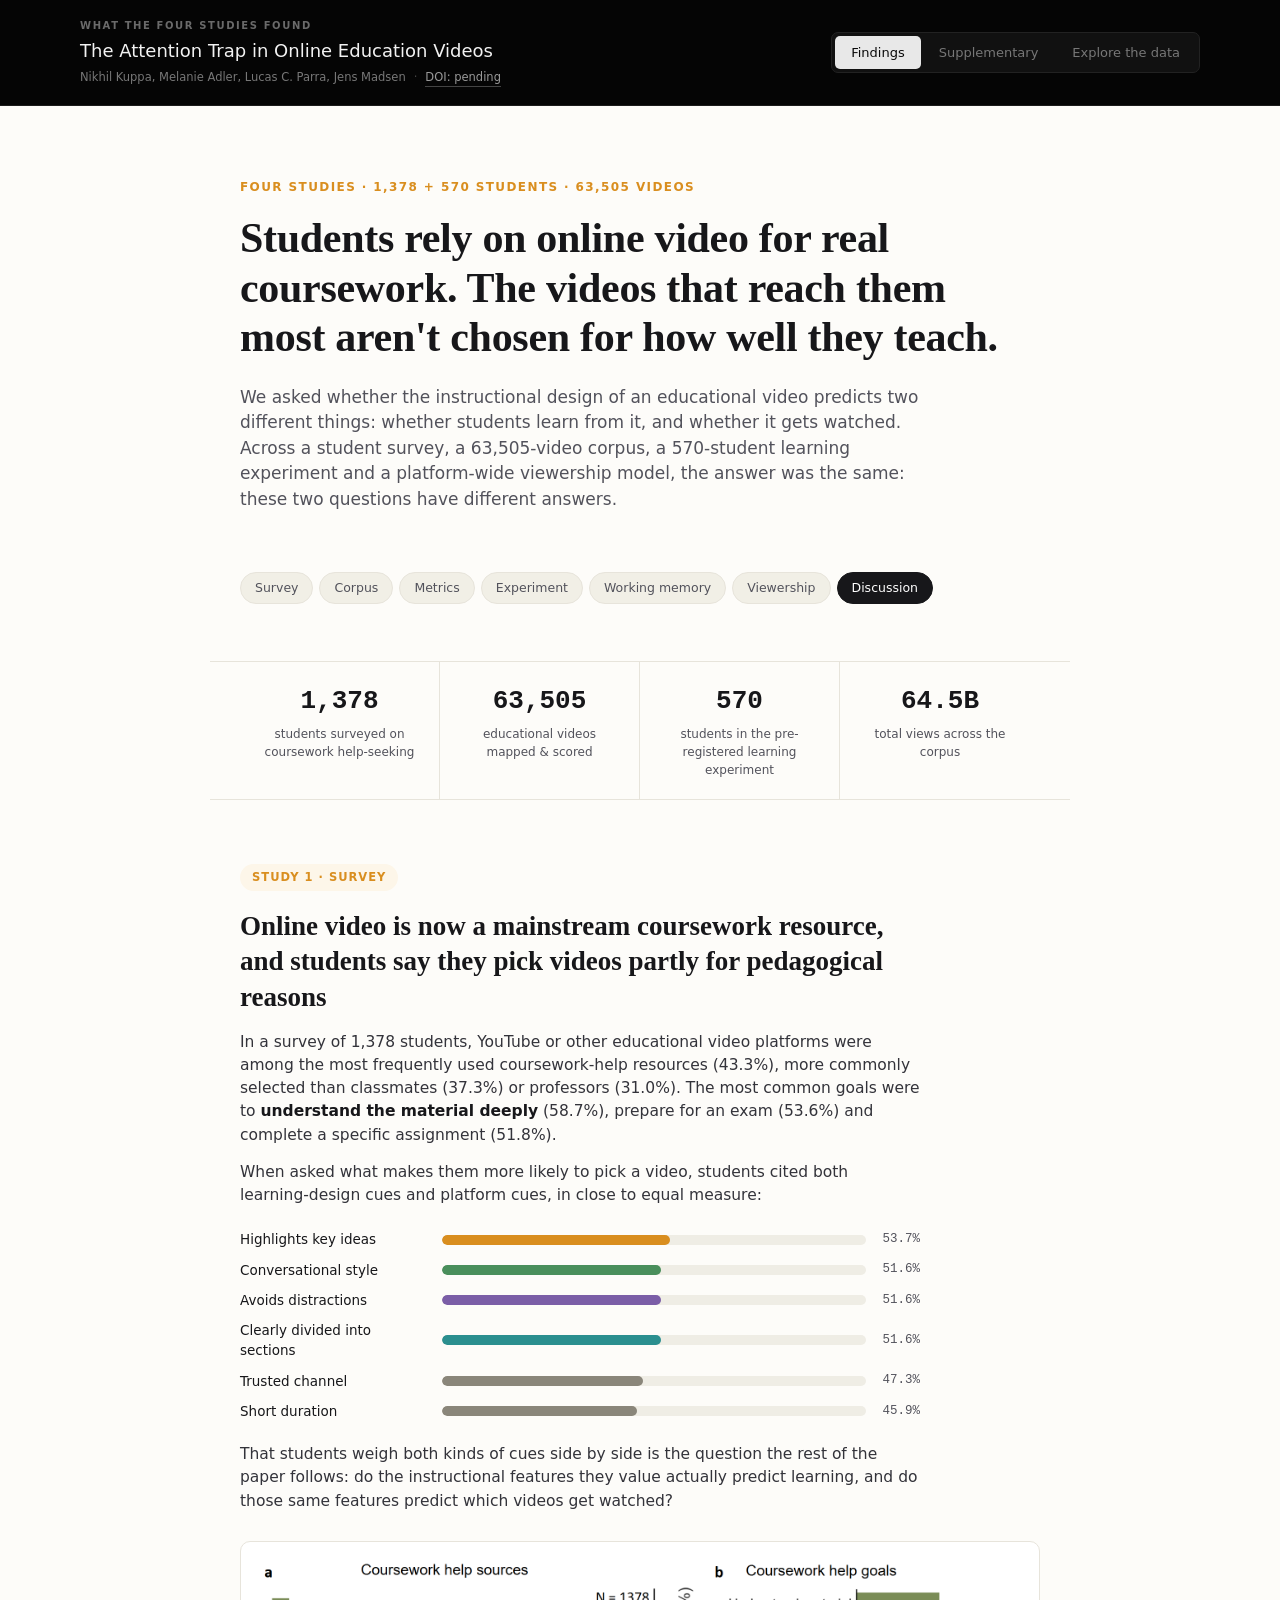
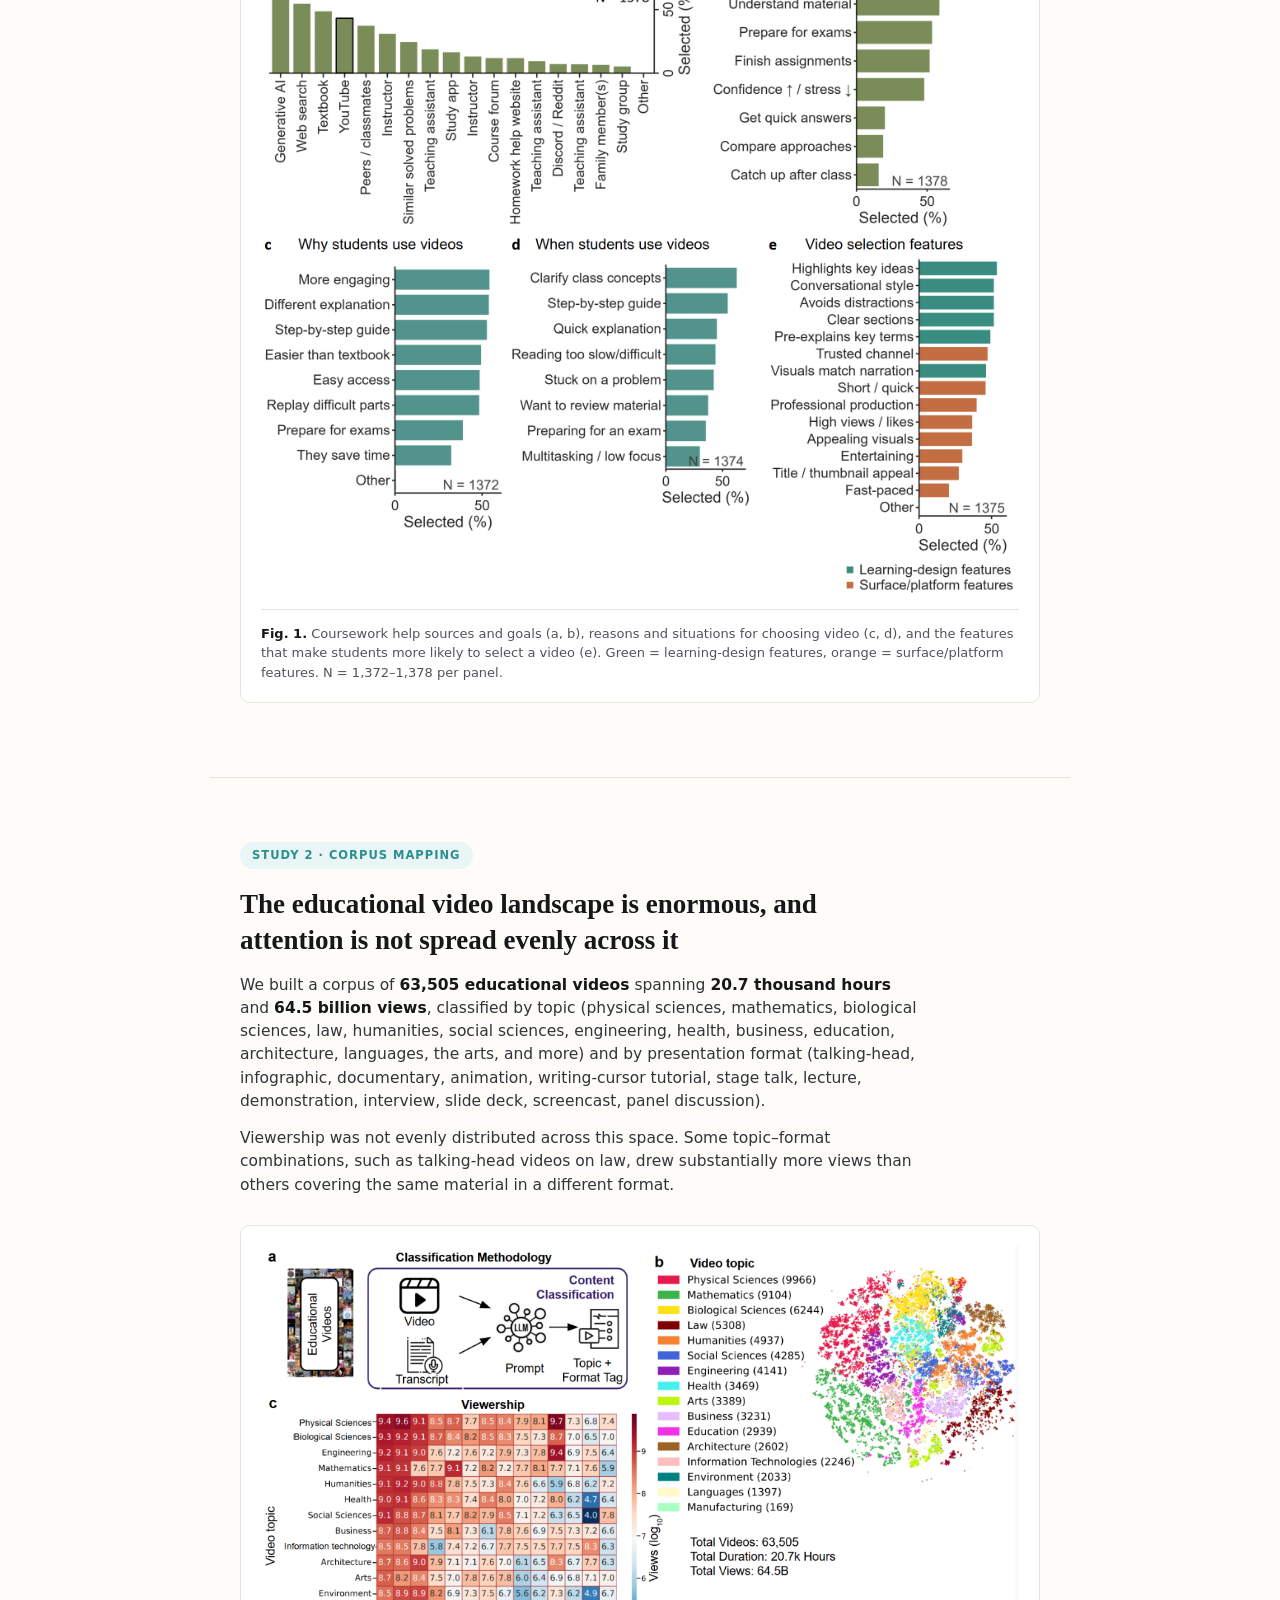
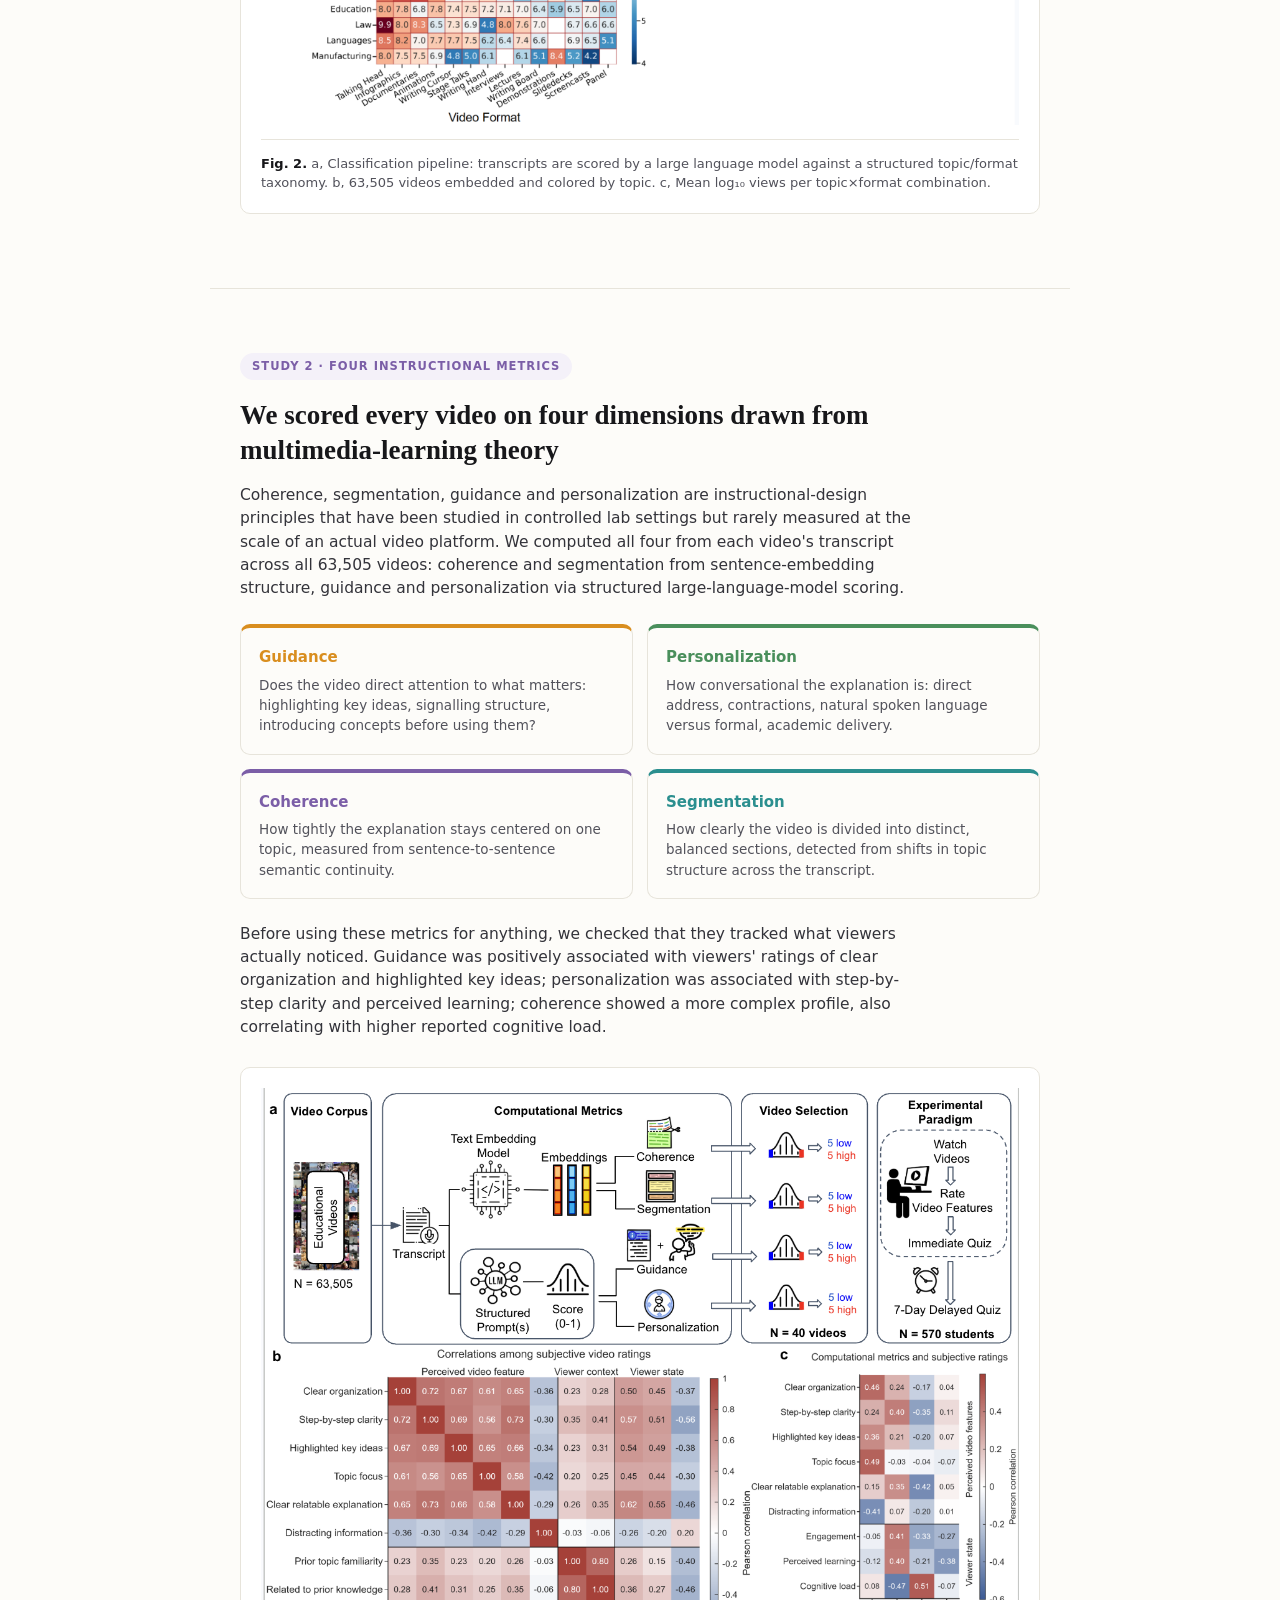
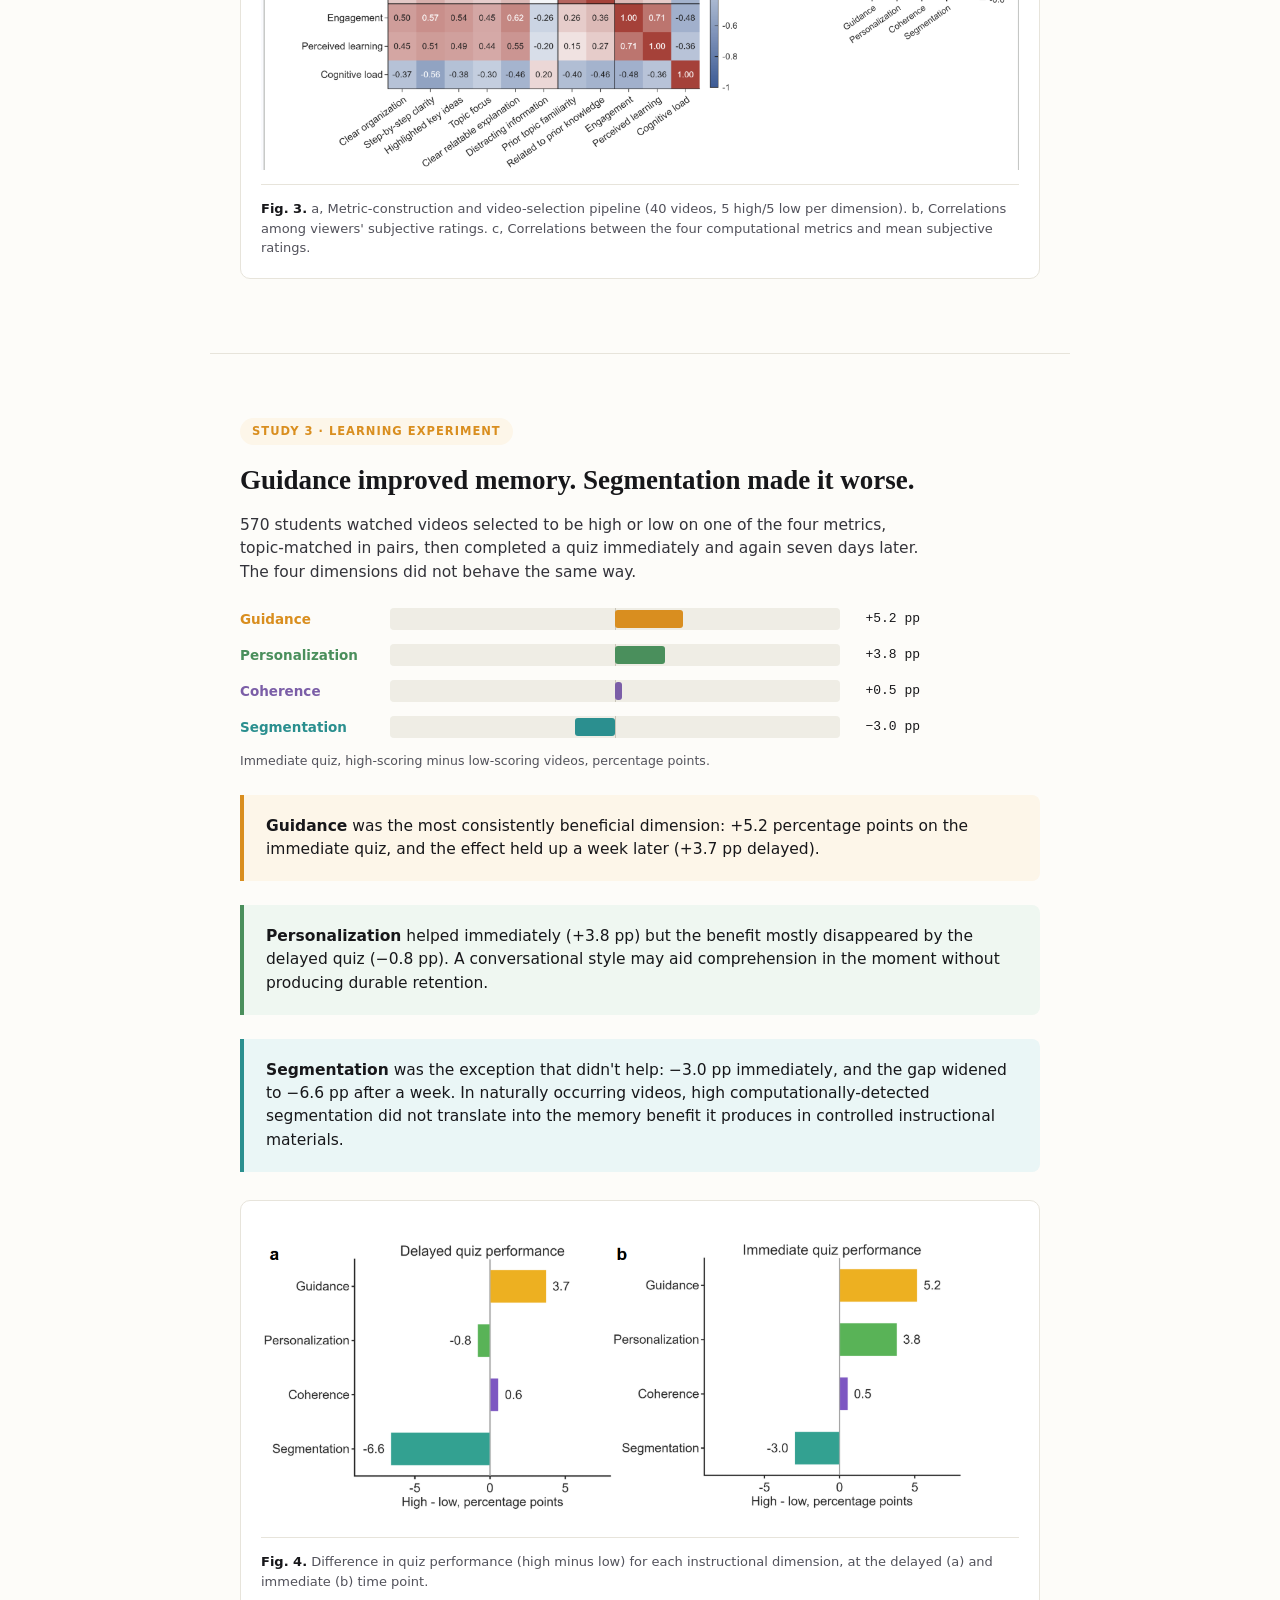
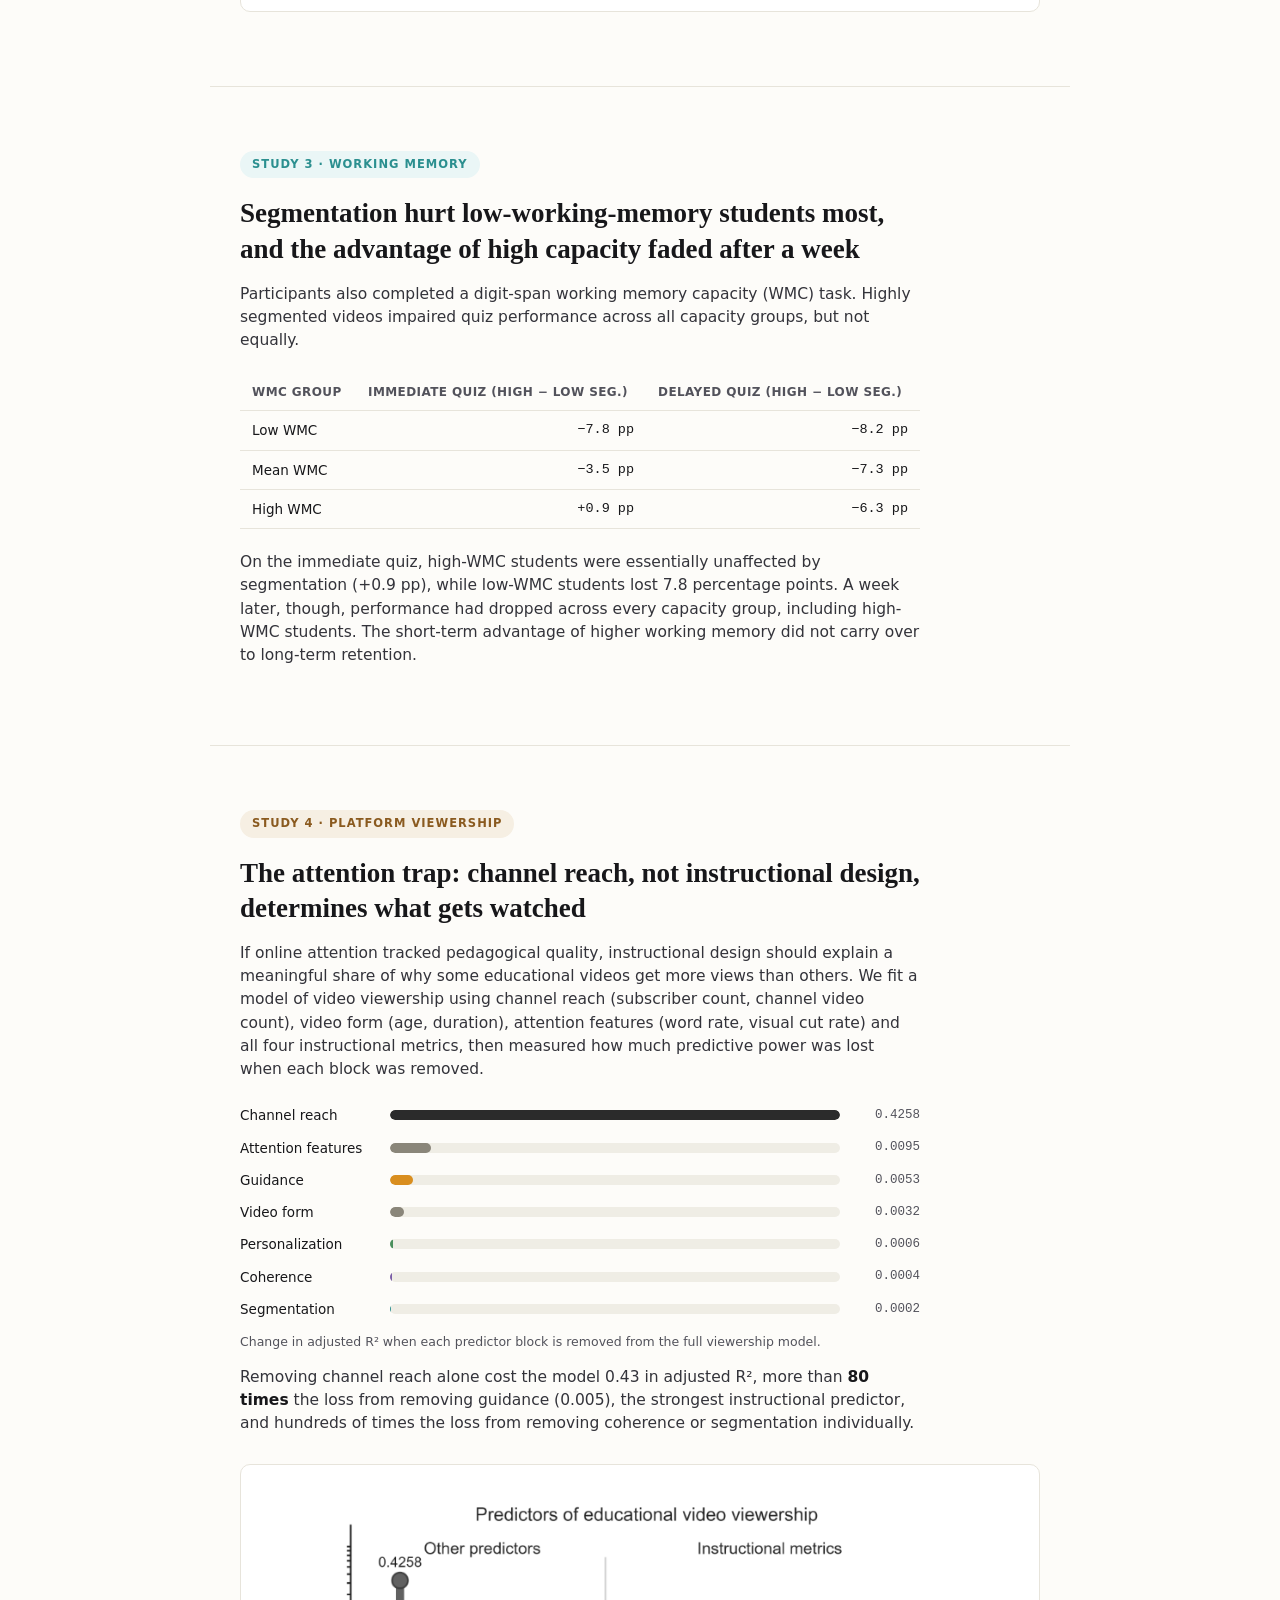
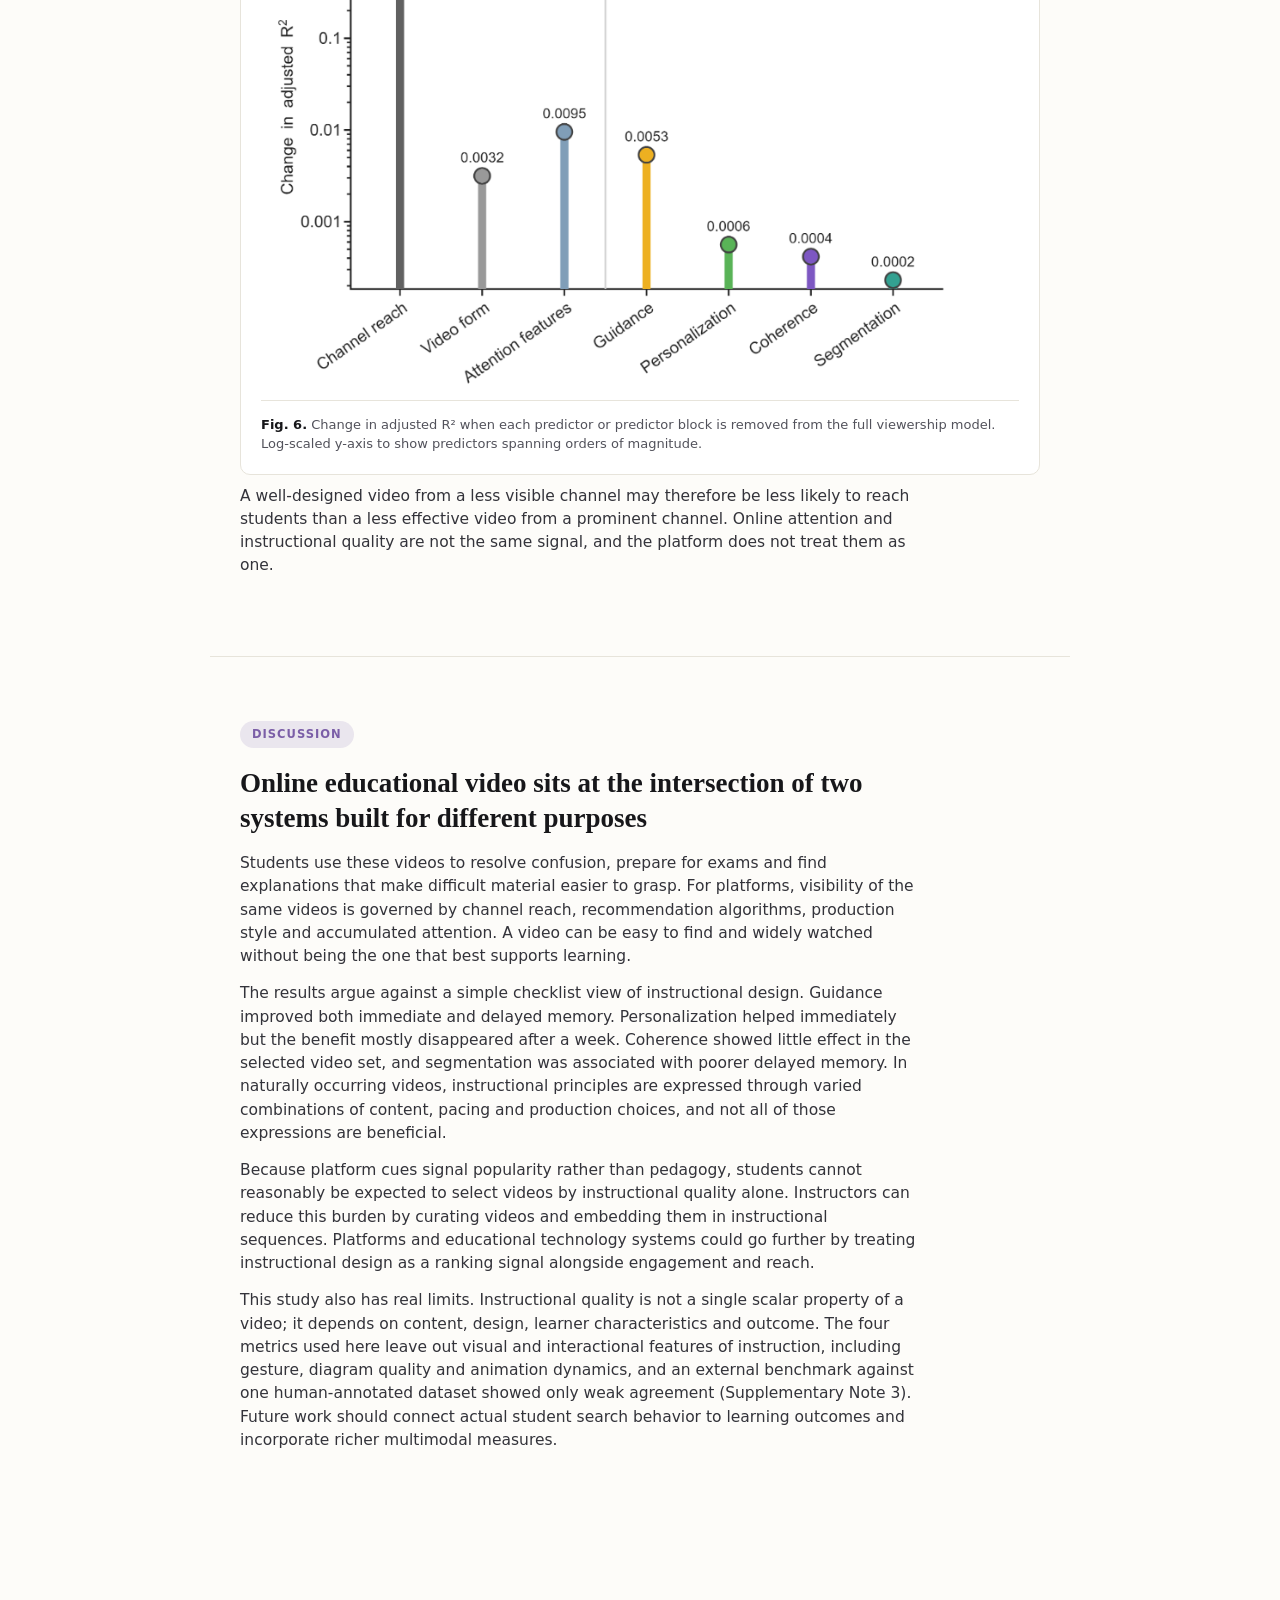
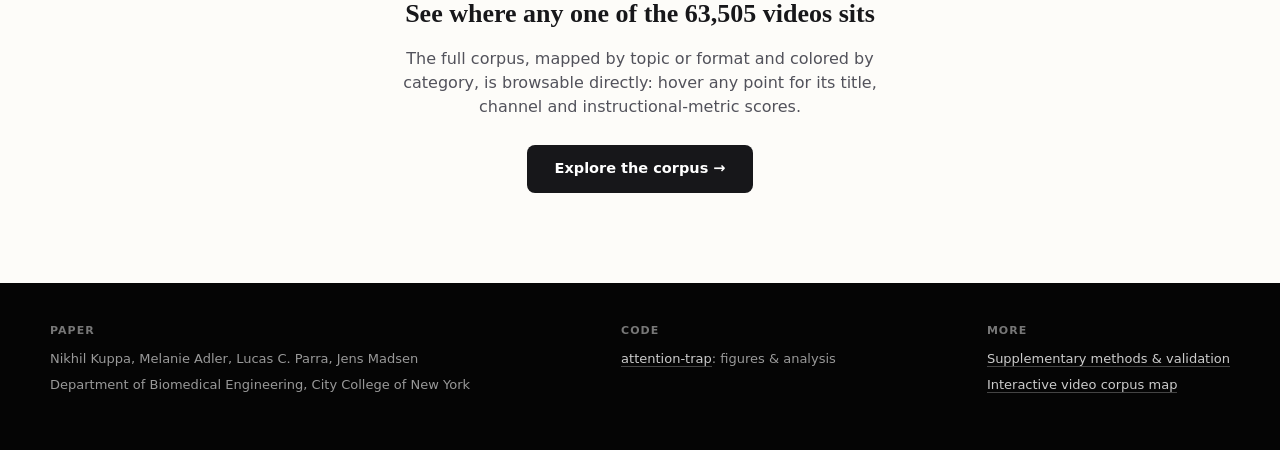
<file: web_app/frontend/index.html>
<!DOCTYPE html>
<html lang="en">
<head>
<meta charset="UTF-8">
<meta name="viewport" content="width=device-width, initial-scale=1.0">
<title>The Attention Trap in Online Education Videos</title>
<link rel="stylesheet" href="findings.css">
</head>
<body>

<div class="header">
    <div class="header-content">
        <div class="header-text">
            <div class="eyebrow">What the four studies found</div>
            <div class="title">The Attention Trap in Online Education Videos</div>
            <div class="byline">
                <span>Nikhil Kuppa, Melanie Adler, Lucas C. Parra, Jens Madsen</span>
                <span class="sep">&middot;</span>
                <a href="javascript:void(0)">DOI: pending</a>
            </div>
        </div>
        <div class="page-nav">
            <a href="index.html" class="active">Findings</a>
            <a href="supplementary.html">Supplementary</a>
            <a href="explore.html">Explore the data</a>
        </div>
    </div>
</div>

<div class="hero">
    <div class="hero-kicker">Four studies &middot; 1,378 + 570 students &middot; 63,505 videos</div>
    <h1>Students rely on online video for real coursework. The videos that reach them most aren't chosen for how well they teach.</h1>
    <p>
        We asked whether the instructional design of an educational video predicts two different
        things: whether students learn from it, and whether it gets watched. Across a student survey,
        a 63,505-video corpus, a 570-student learning experiment and a platform-wide viewership model,
        the answer was the same: these two questions have different answers.
    </p>
</div>

<nav class="section-nav" id="section-nav">
    <a href="#survey">Survey</a>
    <a href="#corpus">Corpus</a>
    <a href="#metrics">Metrics</a>
    <a href="#experiment">Experiment</a>
    <a href="#wmc">Working memory</a>
    <a href="#viewership">Viewership</a>
    <a href="#discussion">Discussion</a>
</nav>

<div class="stat-strip">
    <div class="stat"><div class="stat-num">1,378</div><div class="stat-label">students surveyed on coursework help-seeking</div></div>
    <div class="stat"><div class="stat-num">63,505</div><div class="stat-label">educational videos mapped &amp; scored</div></div>
    <div class="stat"><div class="stat-num">570</div><div class="stat-label">students in the pre-registered learning experiment</div></div>
    <div class="stat"><div class="stat-num">64.5B</div><div class="stat-label">total views across the corpus</div></div>
</div>

<!-- Study 1 -->
<section class="finding" id="survey">
    <div class="finding-kicker" style="background:#fdf6e9;color:var(--guidance)">Study 1 &middot; Survey</div>
    <h2>Online video is now a mainstream coursework resource, and students say they pick videos partly for pedagogical reasons</h2>
    <p>
        In a survey of 1,378 students, YouTube or other educational video platforms were among the
        most frequently used coursework-help resources (43.3%), more commonly selected than
        classmates (37.3%) or professors (31.0%). The most common goals were to <strong>understand the
        material deeply</strong> (58.7%), prepare for an exam (53.6%) and complete a specific assignment
        (51.8%).
    </p>
    <p>
        When asked what makes them more likely to pick a video, students cited both learning-design
        cues and platform cues, in close to equal measure:
    </p>
    <div class="mini-stats">
        <div class="mini-stat-row"><div class="mini-stat-label">Highlights key ideas</div><div class="mini-stat-track"><div class="mini-stat-fill" style="width:53.7%;background:var(--guidance)"></div></div><div class="mini-stat-pct">53.7%</div></div>
        <div class="mini-stat-row"><div class="mini-stat-label">Conversational style</div><div class="mini-stat-track"><div class="mini-stat-fill" style="width:51.6%;background:var(--personalization)"></div></div><div class="mini-stat-pct">51.6%</div></div>
        <div class="mini-stat-row"><div class="mini-stat-label">Avoids distractions</div><div class="mini-stat-track"><div class="mini-stat-fill" style="width:51.6%;background:var(--coherence)"></div></div><div class="mini-stat-pct">51.6%</div></div>
        <div class="mini-stat-row"><div class="mini-stat-label">Clearly divided into sections</div><div class="mini-stat-track"><div class="mini-stat-fill" style="width:51.6%;background:var(--segmentation)"></div></div><div class="mini-stat-pct">51.6%</div></div>
        <div class="mini-stat-row"><div class="mini-stat-label">Trusted channel</div><div class="mini-stat-track"><div class="mini-stat-fill" style="width:47.3%;background:#8a867a"></div></div><div class="mini-stat-pct">47.3%</div></div>
        <div class="mini-stat-row"><div class="mini-stat-label">Short duration</div><div class="mini-stat-track"><div class="mini-stat-fill" style="width:45.9%;background:#8a867a"></div></div><div class="mini-stat-pct">45.9%</div></div>
    </div>
    <p>
        That students weigh both kinds of cues side by side is the question the rest of the paper
        follows: do the instructional features they value actually predict learning, and do those
        same features predict which videos get watched?
    </p>
    <figure>
        <img src="assets/figures/fig1-survey.png" alt="Figure 1: coursework help sources, goals, reasons for using video, and video selection features, from a 1,378-student survey.">
        <figcaption><b>Fig. 1.</b> Coursework help sources and goals (a, b), reasons and situations for choosing video (c, d), and the features that make students more likely to select a video (e). Green = learning-design features, orange = surface/platform features. N = 1,372&ndash;1,378 per panel.</figcaption>
    </figure>
</section>

<!-- Study 2 -->
<section class="finding" id="corpus">
    <div class="finding-kicker" style="background:#eaf6f6;color:var(--segmentation)">Study 2 &middot; Corpus mapping</div>
    <h2>The educational video landscape is enormous, and attention is not spread evenly across it</h2>
    <p>
        We built a corpus of <strong>63,505 educational videos</strong> spanning <strong>20.7 thousand
        hours</strong> and <strong>64.5 billion views</strong>, classified by topic (physical sciences,
        mathematics, biological sciences, law, humanities, social sciences, engineering, health,
        business, education, architecture, languages, the arts, and more) and by presentation format
        (talking-head, infographic, documentary, animation, writing-cursor tutorial, stage talk,
        lecture, demonstration, interview, slide deck, screencast, panel discussion).
    </p>
    <p>
        Viewership was not evenly distributed across this space. Some topic&ndash;format combinations,
        such as talking-head videos on law, drew substantially more views than others covering the
        same material in a different format.
    </p>
    <figure>
        <img src="assets/figures/fig2-dataset.png" alt="Figure 2: classification pipeline, t-SNE map of 63,505 videos by topic, and a topic-by-format viewership heatmap.">
        <figcaption><b>Fig. 2.</b> a, Classification pipeline: transcripts are scored by a large language model against a structured topic/format taxonomy. b, 63,505 videos embedded and colored by topic. c, Mean log&#8321;&#8320; views per topic&times;format combination.</figcaption>
    </figure>
</section>

<!-- Metrics -->
<section class="finding" id="metrics">
    <div class="finding-kicker" style="background:#f4f1f9;color:var(--coherence)">Study 2 &middot; Four instructional metrics</div>
    <h2>We scored every video on four dimensions drawn from multimedia-learning theory</h2>
    <p>
        Coherence, segmentation, guidance and personalization are instructional-design principles that
        have been studied in controlled lab settings but rarely measured at the scale of an actual video
        platform. We computed all four from each video's transcript across all 63,505 videos: coherence
        and segmentation from sentence-embedding structure, guidance and personalization via structured
        large-language-model scoring.
    </p>
    <div class="metric-grid">
        <div class="metric-card guidance">
            <h3>Guidance</h3>
            <p>Does the video direct attention to what matters: highlighting key ideas, signalling structure, introducing concepts before using them?</p>
        </div>
        <div class="metric-card personalization">
            <h3>Personalization</h3>
            <p>How conversational the explanation is: direct address, contractions, natural spoken language versus formal, academic delivery.</p>
        </div>
        <div class="metric-card coherence">
            <h3>Coherence</h3>
            <p>How tightly the explanation stays centered on one topic, measured from sentence-to-sentence semantic continuity.</p>
        </div>
        <div class="metric-card segmentation">
            <h3>Segmentation</h3>
            <p>How clearly the video is divided into distinct, balanced sections, detected from shifts in topic structure across the transcript.</p>
        </div>
    </div>
    <p>
        Before using these metrics for anything, we checked that they tracked what viewers actually
        noticed. Guidance was positively associated with viewers' ratings of clear organization and
        highlighted key ideas; personalization was associated with step-by-step clarity and perceived
        learning; coherence showed a more complex profile, also correlating with higher reported
        cognitive load.
    </p>
    <figure>
        <img src="assets/figures/fig3-metrics.png" alt="Figure 3: metric construction pipeline, correlations among subjective ratings, and correlations between computational metrics and subjective ratings.">
        <figcaption><b>Fig. 3.</b> a, Metric-construction and video-selection pipeline (40 videos, 5 high/5 low per dimension). b, Correlations among viewers' subjective ratings. c, Correlations between the four computational metrics and mean subjective ratings.</figcaption>
    </figure>
</section>

<!-- Study 3 -->
<section class="finding" id="experiment">
    <div class="finding-kicker" style="background:#fdf6e9;color:var(--guidance)">Study 3 &middot; Learning experiment</div>
    <h2>Guidance improved memory. Segmentation made it worse.</h2>
    <p>
        570 students watched videos selected to be high or low on one of the four metrics, topic-matched
        in pairs, then completed a quiz immediately and again seven days later. The four dimensions did
        not behave the same way.
    </p>
    <div class="effect-list">
        <div class="effect-row">
            <div class="effect-name" style="color:var(--guidance)">Guidance</div>
            <div class="effect-track"><div class="effect-zero"></div><div class="effect-bar" style="left:50%;width:15%;background:var(--guidance)"></div></div>
            <div class="effect-val">+5.2 pp</div>
        </div>
        <div class="effect-row">
            <div class="effect-name" style="color:var(--personalization)">Personalization</div>
            <div class="effect-track"><div class="effect-zero"></div><div class="effect-bar" style="left:50%;width:11%;background:var(--personalization)"></div></div>
            <div class="effect-val">+3.8 pp</div>
        </div>
        <div class="effect-row">
            <div class="effect-name" style="color:var(--coherence)">Coherence</div>
            <div class="effect-track"><div class="effect-zero"></div><div class="effect-bar" style="left:50%;width:1.5%;background:var(--coherence)"></div></div>
            <div class="effect-val">+0.5 pp</div>
        </div>
        <div class="effect-row">
            <div class="effect-name" style="color:var(--segmentation)">Segmentation</div>
            <div class="effect-track"><div class="effect-zero"></div><div class="effect-bar" style="left:41%;width:9%;background:var(--segmentation)"></div></div>
            <div class="effect-val">&minus;3.0 pp</div>
        </div>
    </div>
    <p style="font-size:12.5px;color:var(--ink-soft);margin-top:-10px">Immediate quiz, high-scoring minus low-scoring videos, percentage points.</p>
    <div class="callout">
        <strong>Guidance</strong> was the most consistently beneficial dimension: +5.2 percentage points
        on the immediate quiz, and the effect held up a week later (+3.7 pp delayed).
    </div>
    <div class="callout c-personalization">
        <strong>Personalization</strong> helped immediately (+3.8 pp) but the benefit mostly disappeared
        by the delayed quiz (&minus;0.8 pp). A conversational style may aid comprehension in the
        moment without producing durable retention.
    </div>
    <div class="callout c-segmentation">
        <strong>Segmentation</strong> was the exception that didn't help: &minus;3.0 pp immediately, and
        the gap widened to &minus;6.6 pp after a week. In naturally occurring videos, high computationally-detected
        segmentation did not translate into the memory benefit it produces in controlled instructional materials.
    </div>
    <figure>
        <img src="assets/figures/fig4-quiz.png" alt="Figure 4: difference in delayed and immediate quiz performance between high- and low-scoring videos, for each of the four instructional dimensions.">
        <figcaption><b>Fig. 4.</b> Difference in quiz performance (high minus low) for each instructional dimension, at the delayed (a) and immediate (b) time point.</figcaption>
    </figure>
</section>

<!-- Working memory -->
<section class="finding" id="wmc">
    <div class="finding-kicker" style="background:#eaf6f6;color:var(--segmentation)">Study 3 &middot; Working memory</div>
    <h2>Segmentation hurt low-working-memory students most, and the advantage of high capacity faded after a week</h2>
    <p>
        Participants also completed a digit-span working memory capacity (WMC) task. Highly segmented
        videos impaired quiz performance across all capacity groups, but not equally.
    </p>
    <table class="wmc-table">
        <tr><th>WMC group</th><th>Immediate quiz (high &minus; low seg.)</th><th>Delayed quiz (high &minus; low seg.)</th></tr>
        <tr><td>Low WMC</td><td class="num">&minus;7.8 pp</td><td class="num">&minus;8.2 pp</td></tr>
        <tr><td>Mean WMC</td><td class="num">&minus;3.5 pp</td><td class="num">&minus;7.3 pp</td></tr>
        <tr><td>High WMC</td><td class="num">+0.9 pp</td><td class="num">&minus;6.3 pp</td></tr>
    </table>
    <p>
        On the immediate quiz, high-WMC students were essentially unaffected by segmentation (+0.9 pp),
        while low-WMC students lost 7.8 percentage points. A week later, though, performance had dropped
        across every capacity group, including high-WMC students. The short-term advantage of
        higher working memory did not carry over to long-term retention.
    </p>
</section>

<!-- Study 4 -->
<section class="finding" id="viewership">
    <div class="finding-kicker" style="background:#f6efe3;color:#8a5a1f">Study 4 &middot; Platform viewership</div>
    <h2>The attention trap: channel reach, not instructional design, determines what gets watched</h2>
    <p>
        If online attention tracked pedagogical quality, instructional design should explain a
        meaningful share of why some educational videos get more views than others. We fit a model of
        video viewership using channel reach (subscriber count, channel video count), video form (age,
        duration), attention features (word rate, visual cut rate) and all four instructional metrics,
        then measured how much predictive power was lost when each block was removed.
    </p>
    <div class="predictor-list">
        <div class="predictor-row"><div class="predictor-name">Channel reach</div><div class="predictor-track"><div class="predictor-fill" style="width:100%;background:#2b2b2b"></div></div><div class="predictor-val">0.4258</div></div>
        <div class="predictor-row"><div class="predictor-name">Attention features</div><div class="predictor-track"><div class="predictor-fill" style="width:9%;background:#8a867a"></div></div><div class="predictor-val">0.0095</div></div>
        <div class="predictor-row"><div class="predictor-name">Guidance</div><div class="predictor-track"><div class="predictor-fill" style="width:5%;background:var(--guidance)"></div></div><div class="predictor-val">0.0053</div></div>
        <div class="predictor-row"><div class="predictor-name">Video form</div><div class="predictor-track"><div class="predictor-fill" style="width:3%;background:#8a867a"></div></div><div class="predictor-val">0.0032</div></div>
        <div class="predictor-row"><div class="predictor-name">Personalization</div><div class="predictor-track"><div class="predictor-fill" style="width:0.6%;background:var(--personalization)"></div></div><div class="predictor-val">0.0006</div></div>
        <div class="predictor-row"><div class="predictor-name">Coherence</div><div class="predictor-track"><div class="predictor-fill" style="width:0.4%;background:var(--coherence)"></div></div><div class="predictor-val">0.0004</div></div>
        <div class="predictor-row"><div class="predictor-name">Segmentation</div><div class="predictor-track"><div class="predictor-fill" style="width:0.2%;background:var(--segmentation)"></div></div><div class="predictor-val">0.0002</div></div>
    </div>
    <p style="font-size:12.5px;color:var(--ink-soft);margin-top:-10px">Change in adjusted R&sup2; when each predictor block is removed from the full viewership model.</p>
    <p>
        Removing channel reach alone cost the model 0.43 in adjusted R&sup2;, more than
        <strong>80 times</strong> the loss from removing guidance (0.005), the strongest instructional
        predictor, and hundreds of times the loss from removing coherence or segmentation individually.
    </p>
    <figure>
        <img src="assets/figures/fig6-viewership.png" alt="Figure 6: predictors of educational video viewership, showing channel reach dominating over instructional metrics by orders of magnitude on a log scale.">
        <figcaption><b>Fig. 6.</b> Change in adjusted R&sup2; when each predictor or predictor block is removed from the full viewership model. Log-scaled y-axis to show predictors spanning orders of magnitude.</figcaption>
    </figure>
    <p>
        A well-designed video from a less visible channel may therefore be less likely to reach
        students than a less effective video from a prominent channel. Online attention and
        instructional quality are not the same signal, and the platform does not treat them as one.
    </p>
</section>

<!-- Discussion -->
<section class="finding" id="discussion">
    <div class="finding-kicker" style="background:rgba(123,94,167,0.14);color:var(--coherence)">Discussion</div>
    <h2>Online educational video sits at the intersection of two systems built for different purposes</h2>
    <p>
        Students use these videos to resolve confusion, prepare for exams and find explanations that
        make difficult material easier to grasp. For platforms, visibility of the same videos is
        governed by channel reach, recommendation algorithms, production style and accumulated
        attention. A video can be easy to find and widely watched without being the one that best
        supports learning.
    </p>
    <p>
        The results argue against a simple checklist view of instructional design. Guidance improved
        both immediate and delayed memory. Personalization helped immediately but the benefit mostly
        disappeared after a week. Coherence showed little effect in the selected video set, and
        segmentation was associated with poorer delayed memory. In naturally occurring videos,
        instructional principles are expressed through varied combinations of content, pacing and
        production choices, and not all of those expressions are beneficial.
    </p>
    <p>
        Because platform cues signal popularity rather than pedagogy, students cannot reasonably be
        expected to select videos by instructional quality alone. Instructors can reduce this burden by
        curating videos and embedding them in instructional sequences. Platforms and educational
        technology systems could go further by treating instructional design as a ranking signal
        alongside engagement and reach.
    </p>
    <p>
        This study also has real limits. Instructional quality is not a single scalar property of a
        video; it depends on content, design, learner characteristics and outcome. The four metrics used
        here leave out visual and interactional features of instruction, including gesture, diagram
        quality and animation dynamics, and an external benchmark against one human-annotated dataset
        showed only weak agreement (Supplementary Note 3). Future work should connect actual student
        search behavior to learning outcomes and incorporate richer multimodal measures.
    </p>
</section>

<div class="cta">
    <h2>See where any one of the 63,505 videos sits</h2>
    <p>The full corpus, mapped by topic or format and colored by category, is browsable directly: hover any point for its title, channel and instructional-metric scores.</p>
    <a class="cta-btn" href="explore.html">Explore the corpus &rarr;</a>
</div>

<footer>
    <div class="footer-inner">
        <div class="footer-col">
            <h4>Paper</h4>
            <div>Nikhil Kuppa, Melanie Adler, Lucas C. Parra, Jens Madsen</div>
            <div>Department of Biomedical Engineering, City College of New York</div>
        </div>
        <div class="footer-col">
            <h4>Code</h4>
            <div><a href="https://github.com/nikhilkuppa/attention-trap" target="_blank" rel="noopener">attention-trap</a>: figures &amp; analysis</div>
        </div>
        <div class="footer-col">
            <h4>More</h4>
            <div><a href="supplementary.html">Supplementary methods &amp; validation</a></div>
            <div><a href="explore.html">Interactive video corpus map</a></div>
        </div>
    </div>
</footer>

<script>
    // Highlights the section-nav pill for whichever section is currently in
    // view, and also snaps to the clicked pill immediately on click rather
    // than waiting for the scroll to catch up.
    (function () {
        const nav = document.getElementById('section-nav');
        if (!nav) return;
        const links = Array.from(nav.querySelectorAll('a'));
        const sections = links
            .map(a => document.getElementById(a.getAttribute('href').slice(1)))
            .filter(Boolean);

        function setActive(id) {
            links.forEach(a => a.classList.toggle('active', a.getAttribute('href') === '#' + id));
        }

        links.forEach(a => {
            a.addEventListener('click', () => setActive(a.getAttribute('href').slice(1)));
        });

        const observer = new IntersectionObserver((entries) => {
            const visible = entries.filter(e => e.isIntersecting);
            if (visible.length) {
                visible.sort((a, b) => a.boundingClientRect.top - b.boundingClientRect.top);
                setActive(visible[0].target.id);
            }
        }, { rootMargin: '-80px 0px -70% 0px', threshold: 0 });

        sections.forEach(s => observer.observe(s));
    })();
</script>

</body>
</html>
</file>
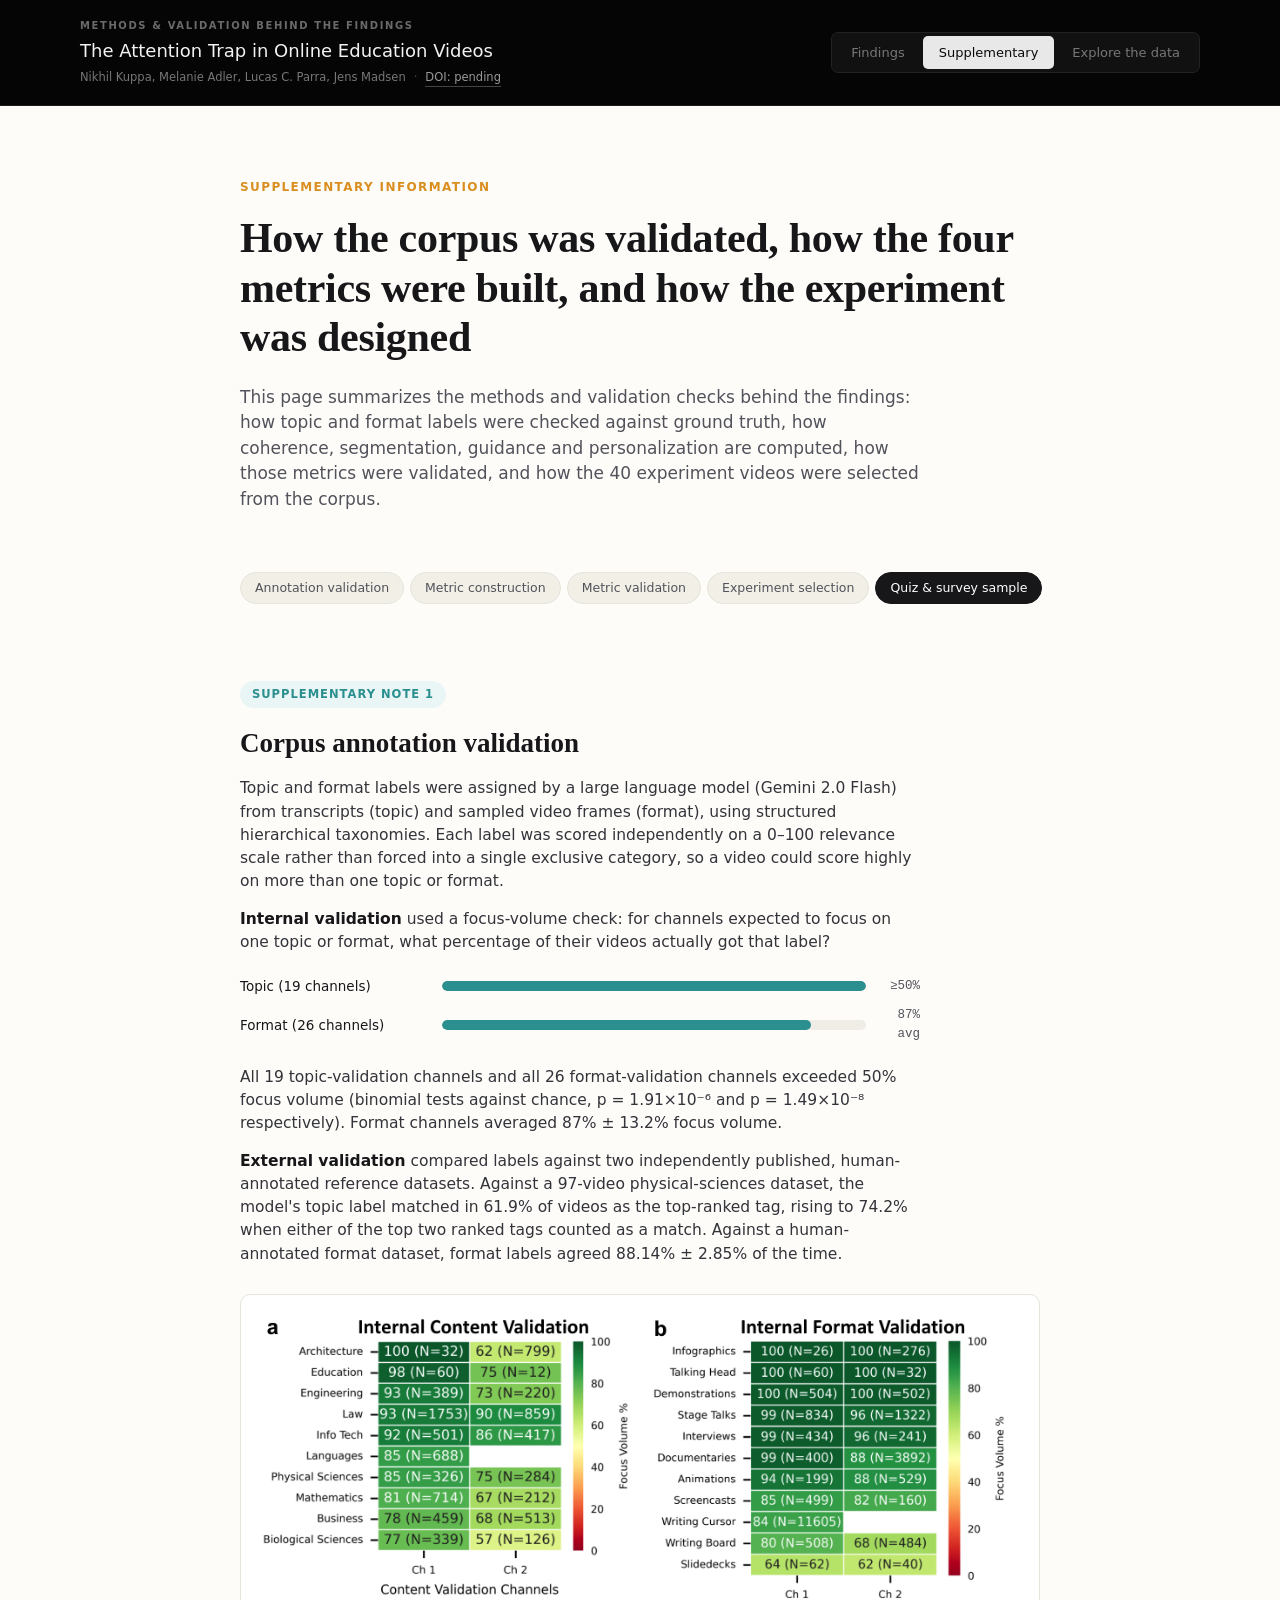
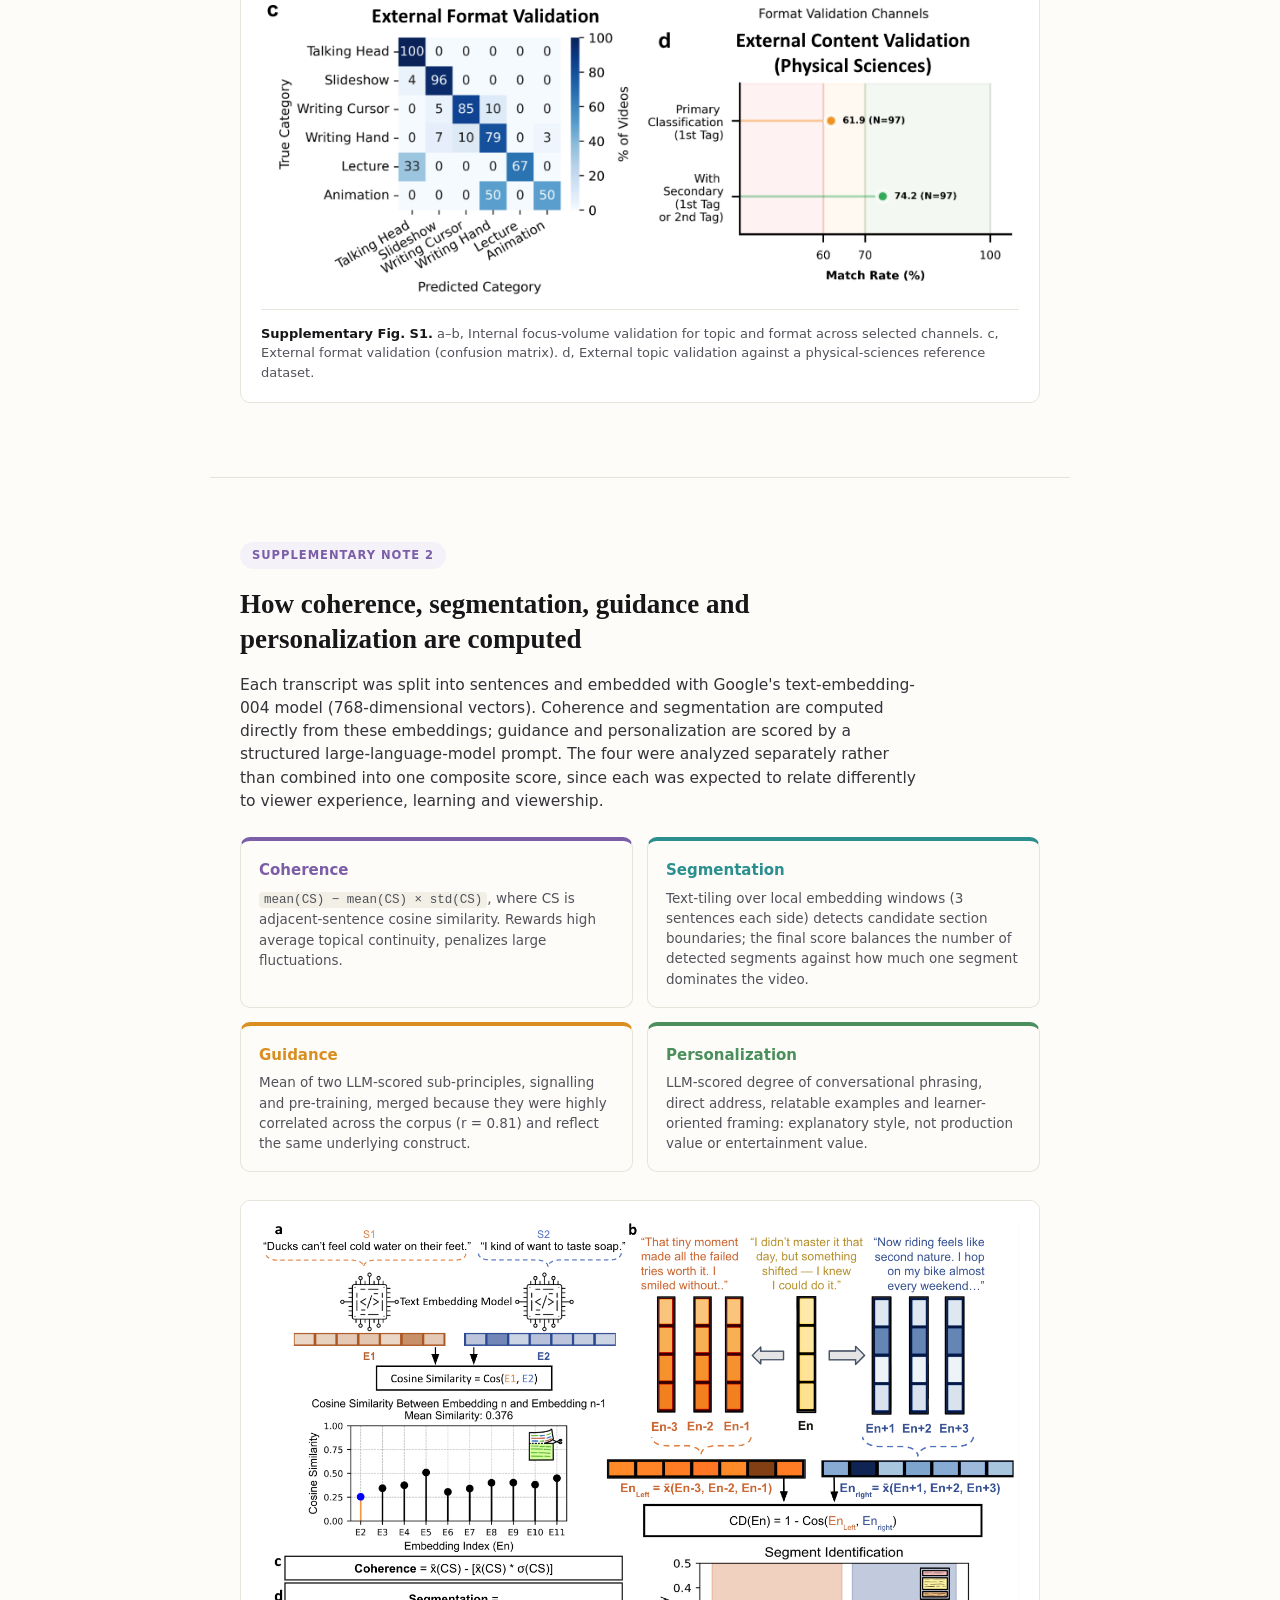
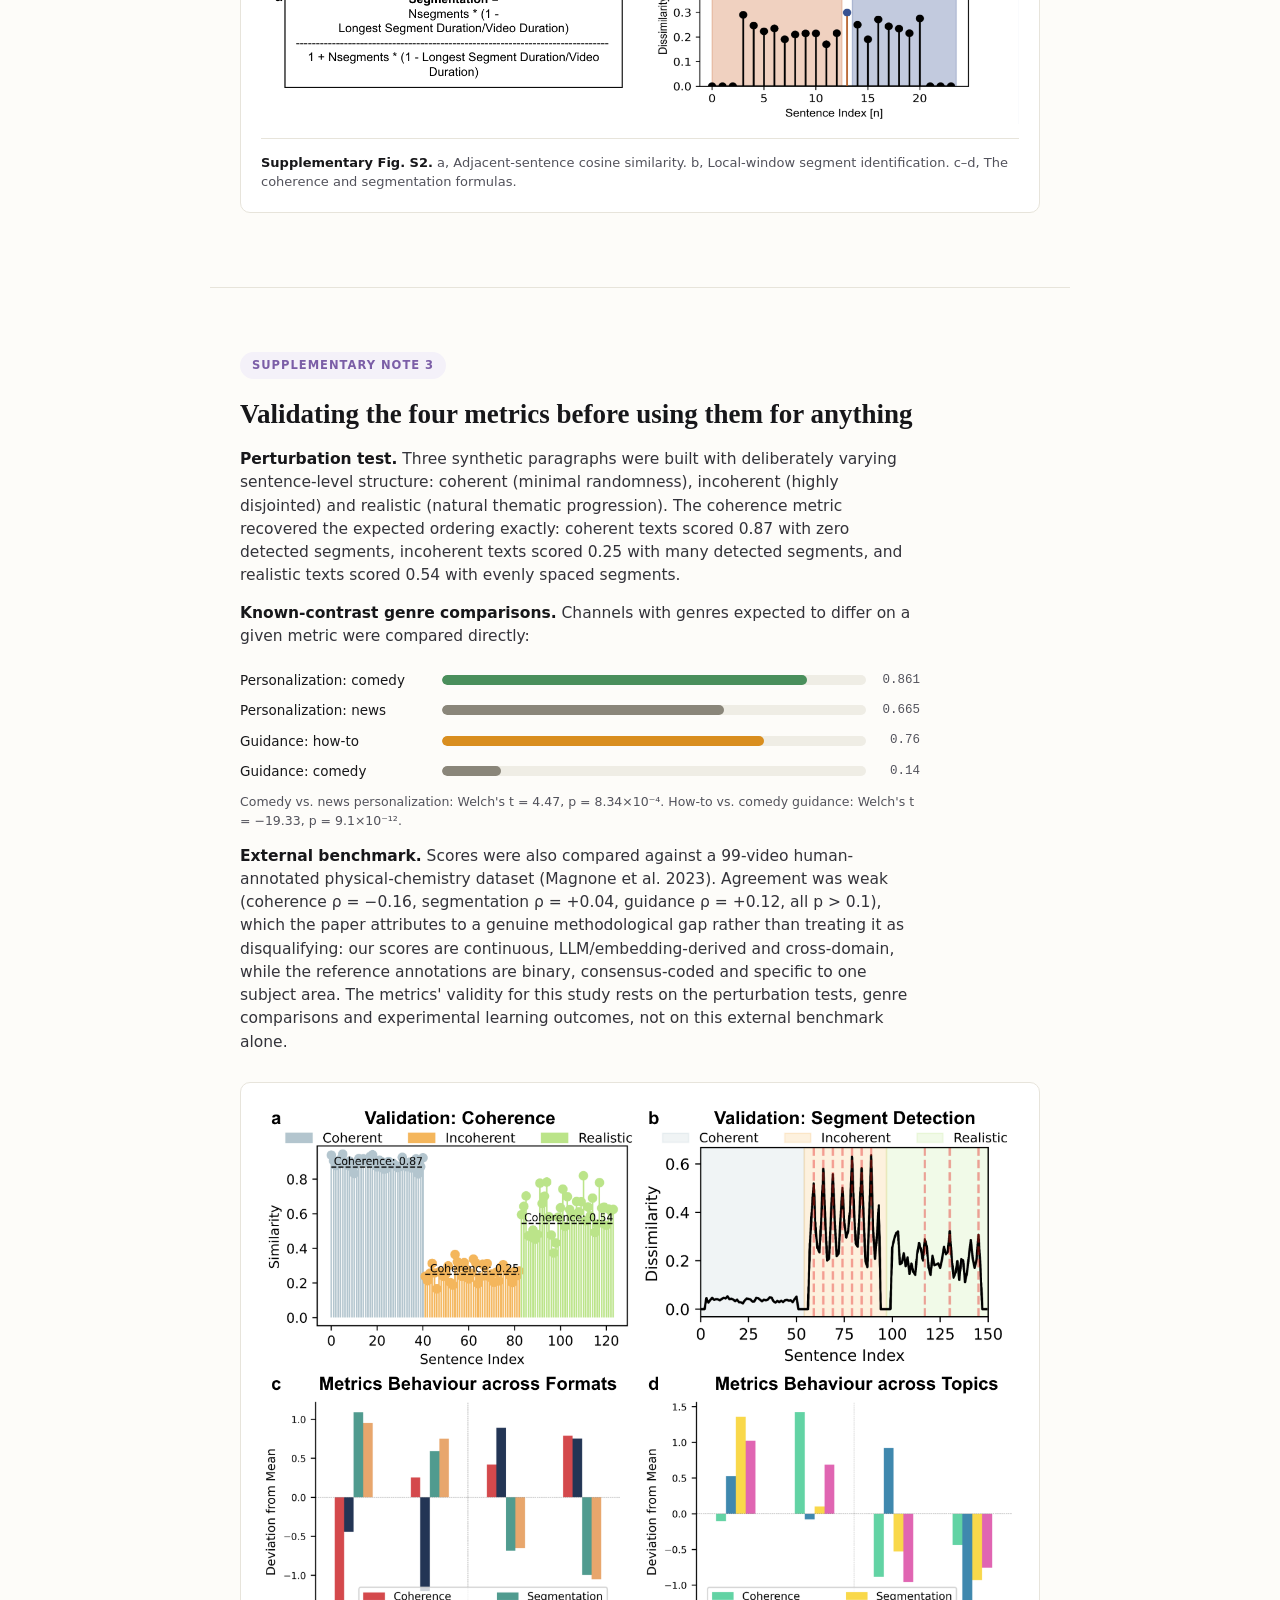
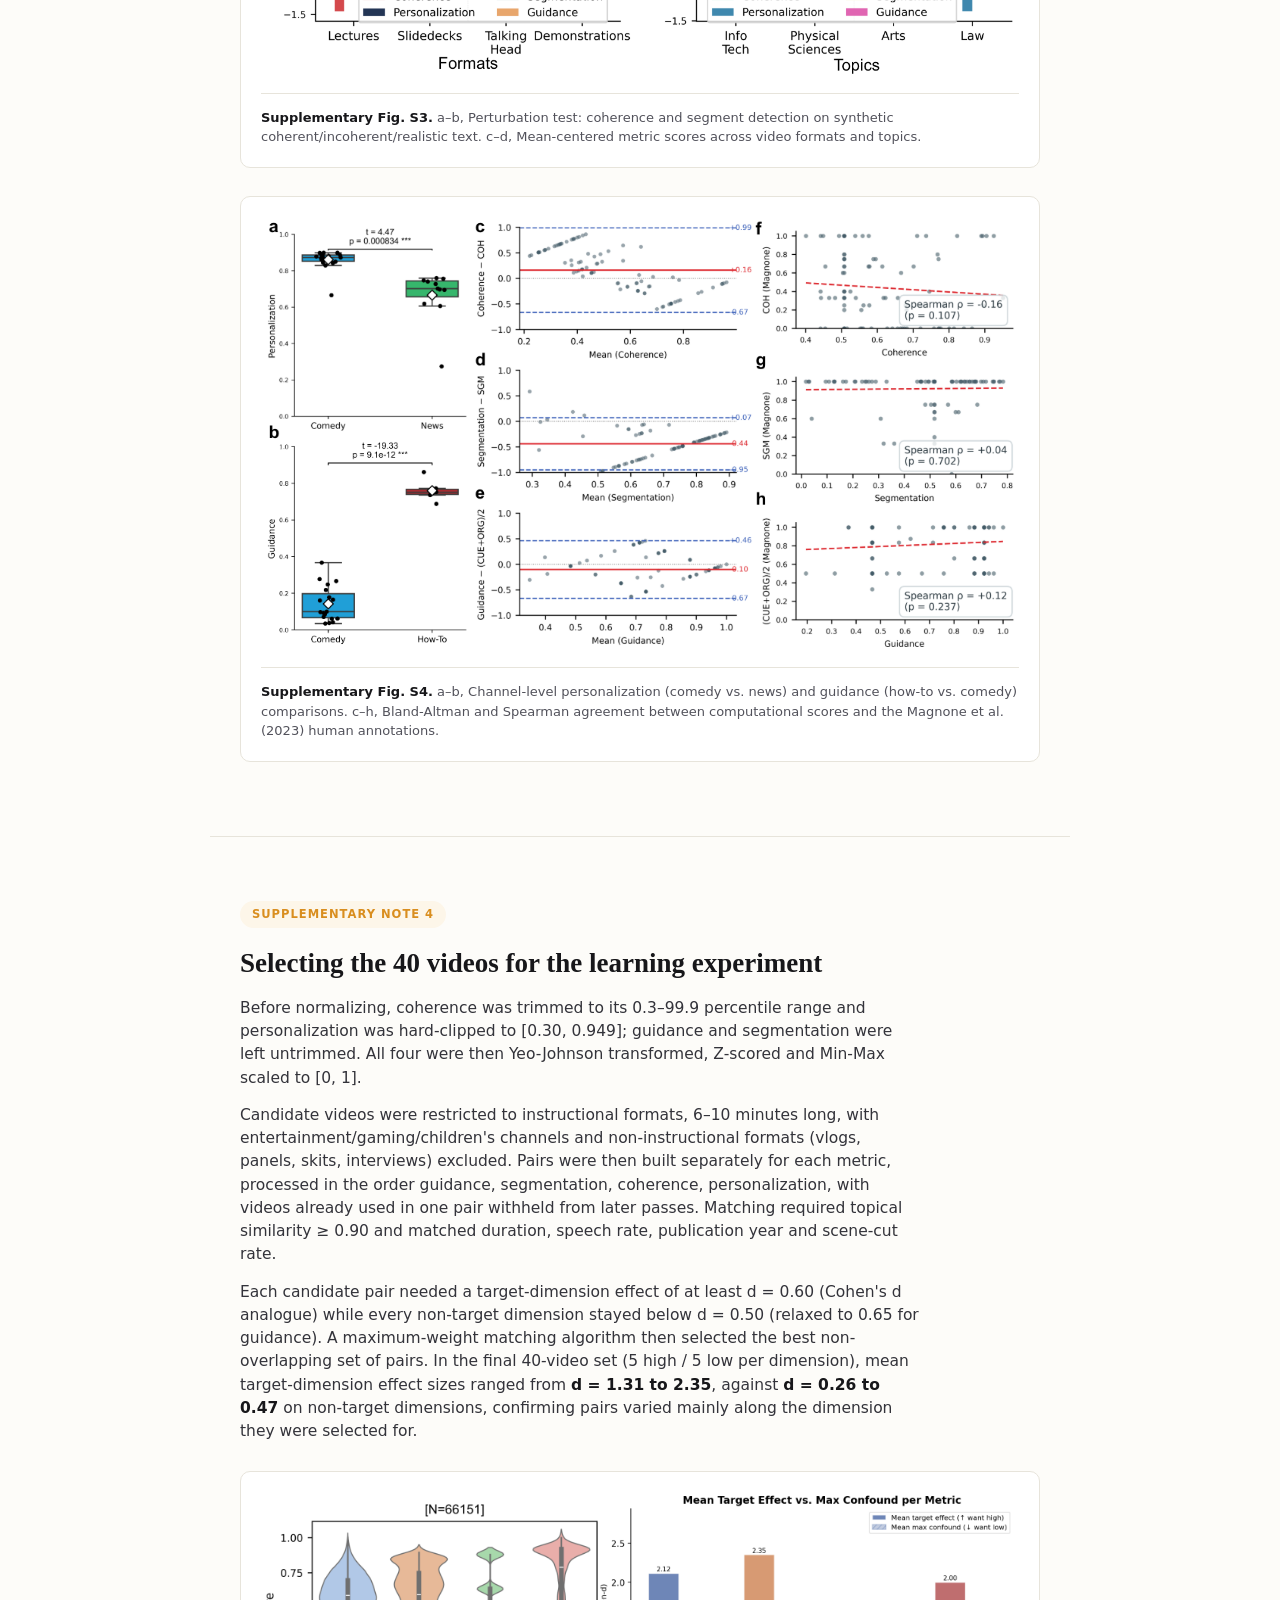
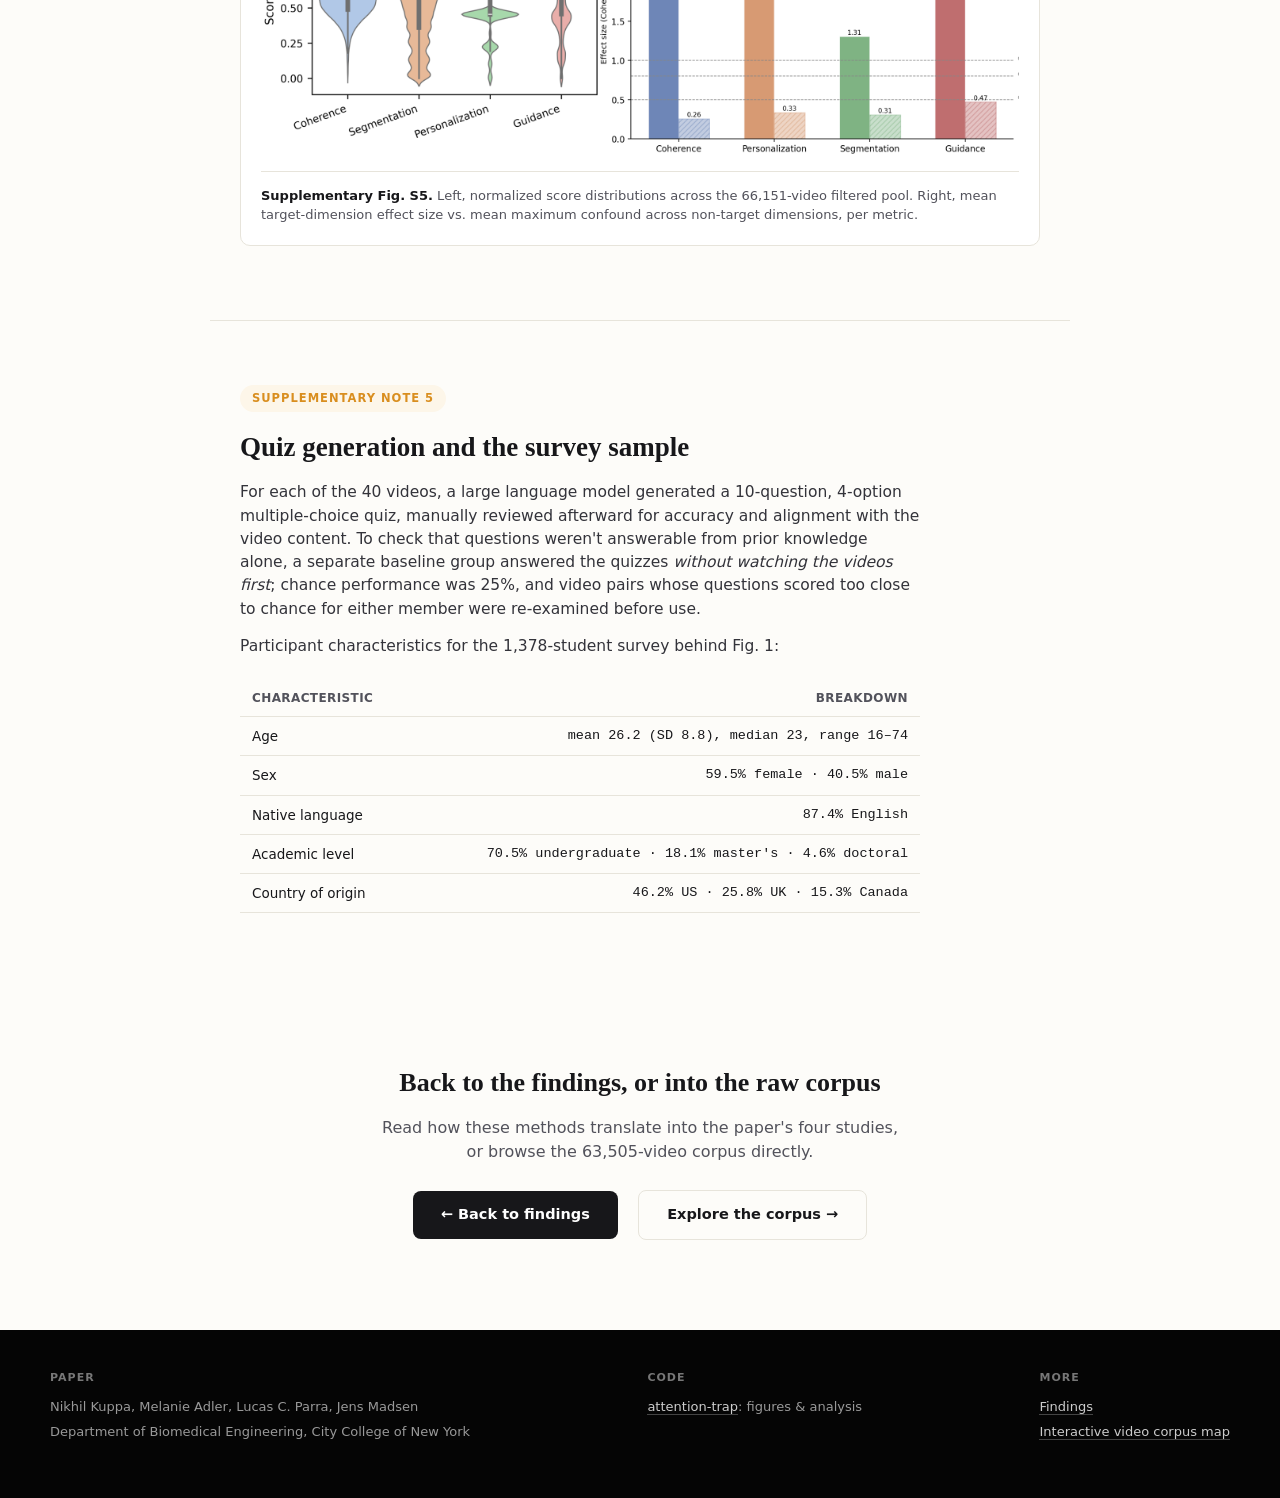
<file: web_app/frontend/supplementary.html>
<!DOCTYPE html>
<html lang="en">
<head>
<meta charset="UTF-8">
<meta name="viewport" content="width=device-width, initial-scale=1.0">
<title>Supplementary Information: The Attention Trap in Online Education Videos</title>
<link rel="stylesheet" href="findings.css">
</head>
<body>

<div class="header">
    <div class="header-content">
        <div class="header-text">
            <div class="eyebrow">Methods &amp; validation behind the findings</div>
            <div class="title">The Attention Trap in Online Education Videos</div>
            <div class="byline">
                <span>Nikhil Kuppa, Melanie Adler, Lucas C. Parra, Jens Madsen</span>
                <span class="sep">&middot;</span>
                <a href="javascript:void(0)">DOI: pending</a>
            </div>
        </div>
        <div class="page-nav">
            <a href="index.html">Findings</a>
            <a href="supplementary.html" class="active">Supplementary</a>
            <a href="explore.html">Explore the data</a>
        </div>
    </div>
</div>

<div class="hero">
    <div class="hero-kicker">Supplementary information</div>
    <h1>How the corpus was validated, how the four metrics were built, and how the experiment was designed</h1>
    <p>
        This page summarizes the methods and validation checks behind the findings: how topic
        and format labels were checked against ground truth, how coherence, segmentation, guidance and
        personalization are computed, how those metrics were validated, and how the 40 experiment
        videos were selected from the corpus.
    </p>
</div>

<nav class="section-nav" id="section-nav">
    <a href="#si-annotation">Annotation validation</a>
    <a href="#si-construction">Metric construction</a>
    <a href="#si-validation">Metric validation</a>
    <a href="#si-selection">Experiment selection</a>
    <a href="#si-quiz">Quiz &amp; survey sample</a>
</nav>

<!-- SI Note 1 -->
<section class="finding" id="si-annotation">
    <div class="finding-kicker" style="background:#eaf6f6;color:var(--segmentation)">Supplementary Note 1</div>
    <h2>Corpus annotation validation</h2>
    <p>
        Topic and format labels were assigned by a large language model (Gemini 2.0 Flash) from
        transcripts (topic) and sampled video frames (format), using structured hierarchical taxonomies.
        Each label was scored independently on a 0&ndash;100 relevance scale rather than forced into a
        single exclusive category, so a video could score highly on more than one topic or format.
    </p>
    <p>
        <strong>Internal validation</strong> used a focus-volume check: for channels expected to focus
        on one topic or format, what percentage of their videos actually got that label?
    </p>
    <div class="mini-stats">
        <div class="mini-stat-row"><div class="mini-stat-label">Topic (19 channels)</div><div class="mini-stat-track"><div class="mini-stat-fill" style="width:100%;background:var(--segmentation)"></div></div><div class="mini-stat-pct">&ge;50%</div></div>
        <div class="mini-stat-row"><div class="mini-stat-label">Format (26 channels)</div><div class="mini-stat-track"><div class="mini-stat-fill" style="width:87%;background:var(--segmentation)"></div></div><div class="mini-stat-pct">87% avg</div></div>
    </div>
    <p>
        All 19 topic-validation channels and all 26 format-validation channels exceeded 50% focus
        volume (binomial tests against chance, p = 1.91&times;10&#8315;&#8310; and p = 1.49&times;10&#8315;&#8312;
        respectively). Format channels averaged 87% &plusmn; 13.2% focus volume.
    </p>
    <p>
        <strong>External validation</strong> compared labels against two independently published,
        human-annotated reference datasets. Against a 97-video physical-sciences dataset, the model's
        topic label matched in 61.9% of videos as the top-ranked tag, rising to 74.2% when either of
        the top two ranked tags counted as a match. Against a human-annotated format dataset, format
        labels agreed 88.14% &plusmn; 2.85% of the time.
    </p>
    <figure>
        <img src="assets/figures/sfig1-corpus-validation.png" alt="Supplementary Figure S1: internal and external validation of topic and format annotations.">
        <figcaption><b>Supplementary Fig. S1.</b> a&ndash;b, Internal focus-volume validation for topic and format across selected channels. c, External format validation (confusion matrix). d, External topic validation against a physical-sciences reference dataset.</figcaption>
    </figure>
</section>

<!-- SI Note 2 -->
<section class="finding" id="si-construction">
    <div class="finding-kicker" style="background:#f4f1f9;color:var(--coherence)">Supplementary Note 2</div>
    <h2>How coherence, segmentation, guidance and personalization are computed</h2>
    <p>
        Each transcript was split into sentences and embedded with Google's text-embedding-004 model
        (768-dimensional vectors). Coherence and segmentation are computed directly from these
        embeddings; guidance and personalization are scored by a structured large-language-model prompt.
        The four were analyzed separately rather than combined into one composite score, since each was
        expected to relate differently to viewer experience, learning and viewership.
    </p>
    <div class="metric-grid">
        <div class="metric-card coherence">
            <h3>Coherence</h3>
            <p><code>mean(CS) &minus; mean(CS) &times; std(CS)</code>, where CS is adjacent-sentence cosine similarity. Rewards high average topical continuity, penalizes large fluctuations.</p>
        </div>
        <div class="metric-card segmentation">
            <h3>Segmentation</h3>
            <p>Text-tiling over local embedding windows (3 sentences each side) detects candidate section boundaries; the final score balances the number of detected segments against how much one segment dominates the video.</p>
        </div>
        <div class="metric-card guidance">
            <h3>Guidance</h3>
            <p>Mean of two LLM-scored sub-principles, signalling and pre-training, merged because they were highly correlated across the corpus (r = 0.81) and reflect the same underlying construct.</p>
        </div>
        <div class="metric-card personalization">
            <h3>Personalization</h3>
            <p>LLM-scored degree of conversational phrasing, direct address, relatable examples and learner-oriented framing: explanatory style, not production value or entertainment value.</p>
        </div>
    </div>
    <figure>
        <img src="assets/figures/sfig2-metric-construction.png" alt="Supplementary Figure S2: construction of the coherence and segmentation metrics from transcript sentence embeddings.">
        <figcaption><b>Supplementary Fig. S2.</b> a, Adjacent-sentence cosine similarity. b, Local-window segment identification. c&ndash;d, The coherence and segmentation formulas.</figcaption>
    </figure>
</section>

<!-- SI Note 3 -->
<section class="finding" id="si-validation">
    <div class="finding-kicker" style="background:#f4f1f9;color:var(--coherence)">Supplementary Note 3</div>
    <h2>Validating the four metrics before using them for anything</h2>
    <p>
        <strong>Perturbation test.</strong> Three synthetic paragraphs were built with deliberately
        varying sentence-level structure: coherent (minimal randomness), incoherent (highly
        disjointed) and realistic (natural thematic progression). The coherence metric recovered the
        expected ordering exactly: coherent texts scored 0.87 with zero detected segments, incoherent
        texts scored 0.25 with many detected segments, and realistic texts scored 0.54 with evenly
        spaced segments.
    </p>
    <p>
        <strong>Known-contrast genre comparisons.</strong> Channels with genres expected to differ on a
        given metric were compared directly:
    </p>
    <div class="mini-stats">
        <div class="mini-stat-row"><div class="mini-stat-label">Personalization: comedy</div><div class="mini-stat-track"><div class="mini-stat-fill" style="width:86.1%;background:var(--personalization)"></div></div><div class="mini-stat-pct">0.861</div></div>
        <div class="mini-stat-row"><div class="mini-stat-label">Personalization: news</div><div class="mini-stat-track"><div class="mini-stat-fill" style="width:66.5%;background:#8a867a"></div></div><div class="mini-stat-pct">0.665</div></div>
        <div class="mini-stat-row"><div class="mini-stat-label">Guidance: how-to</div><div class="mini-stat-track"><div class="mini-stat-fill" style="width:76%;background:var(--guidance)"></div></div><div class="mini-stat-pct">0.76</div></div>
        <div class="mini-stat-row"><div class="mini-stat-label">Guidance: comedy</div><div class="mini-stat-track"><div class="mini-stat-fill" style="width:14%;background:#8a867a"></div></div><div class="mini-stat-pct">0.14</div></div>
    </div>
    <p style="font-size:12.5px;color:var(--ink-soft);margin-top:-10px">
        Comedy vs. news personalization: Welch's t = 4.47, p = 8.34&times;10&#8315;&#8308;. How-to vs. comedy
        guidance: Welch's t = &minus;19.33, p = 9.1&times;10&#8315;&#185;&#178;.
    </p>
    <p>
        <strong>External benchmark.</strong> Scores were also compared against a 99-video human-annotated
        physical-chemistry dataset (Magnone et al. 2023). Agreement was weak (coherence &rho; =
        &minus;0.16, segmentation &rho; = +0.04, guidance &rho; = +0.12, all p &gt; 0.1), which the paper
        attributes to a genuine methodological gap rather than treating it as disqualifying: our scores
        are continuous, LLM/embedding-derived and cross-domain, while the reference annotations are
        binary, consensus-coded and specific to one subject area. The metrics' validity for this study
        rests on the perturbation tests, genre comparisons and experimental learning outcomes, not on
        this external benchmark alone.
    </p>
    <figure>
        <img src="assets/figures/sfig3-validation-profiles.png" alt="Supplementary Figure S3: perturbation test results and metric behavior across video formats and topics.">
        <figcaption><b>Supplementary Fig. S3.</b> a&ndash;b, Perturbation test: coherence and segment detection on synthetic coherent/incoherent/realistic text. c&ndash;d, Mean-centered metric scores across video formats and topics.</figcaption>
    </figure>
    <figure>
        <img src="assets/figures/sfig4-genre-benchmark.png" alt="Supplementary Figure S4: genre comparisons for personalization and guidance, and Bland-Altman agreement with the Magnone external benchmark.">
        <figcaption><b>Supplementary Fig. S4.</b> a&ndash;b, Channel-level personalization (comedy vs. news) and guidance (how-to vs. comedy) comparisons. c&ndash;h, Bland-Altman and Spearman agreement between computational scores and the Magnone et al. (2023) human annotations.</figcaption>
    </figure>
</section>

<!-- SI Note 4 -->
<section class="finding" id="si-selection">
    <div class="finding-kicker" style="background:#fdf6e9;color:var(--guidance)">Supplementary Note 4</div>
    <h2>Selecting the 40 videos for the learning experiment</h2>
    <p>
        Before normalizing, coherence was trimmed to its 0.3&ndash;99.9 percentile range and
        personalization was hard-clipped to [0.30, 0.949]; guidance and segmentation were left
        untrimmed. All four were then Yeo-Johnson transformed, Z-scored and Min-Max scaled to [0, 1].
    </p>
    <p>
        Candidate videos were restricted to instructional formats, 6&ndash;10 minutes long, with
        entertainment/gaming/children's channels and non-instructional formats (vlogs, panels, skits,
        interviews) excluded. Pairs were then built separately for each metric, processed in the
        order guidance, segmentation, coherence, personalization, with videos already used in one pair
        withheld from later passes. Matching required topical similarity &ge; 0.90 and matched duration,
        speech rate, publication year and scene-cut rate.
    </p>
    <p>
        Each candidate pair needed a target-dimension effect of at least d = 0.60 (Cohen's d analogue)
        while every non-target dimension stayed below d = 0.50 (relaxed to 0.65 for guidance). A
        maximum-weight matching algorithm then selected the best non-overlapping set of pairs. In the
        final 40-video set (5 high / 5 low per dimension), mean target-dimension effect sizes ranged
        from <strong>d = 1.31 to 2.35</strong>, against <strong>d = 0.26 to 0.47</strong> on non-target
        dimensions, confirming pairs varied mainly along the dimension they were selected for.
    </p>
    <figure>
        <img src="assets/figures/sfig5-selection-effectsizes.png" alt="Supplementary Figure S5: distribution of normalized metric scores across the filtered experimental pool, and target vs. confound effect sizes for the final selected pairs.">
        <figcaption><b>Supplementary Fig. S5.</b> Left, normalized score distributions across the 66,151-video filtered pool. Right, mean target-dimension effect size vs. mean maximum confound across non-target dimensions, per metric.</figcaption>
    </figure>
</section>

<!-- SI Note 5 -->
<section class="finding" id="si-quiz">
    <div class="finding-kicker" style="background:#fdf6e9;color:var(--guidance)">Supplementary Note 5</div>
    <h2>Quiz generation and the survey sample</h2>
    <p>
        For each of the 40 videos, a large language model generated a 10-question, 4-option multiple-choice
        quiz, manually reviewed afterward for accuracy and alignment with the video content. To check that
        questions weren't answerable from prior knowledge alone, a separate baseline group answered the
        quizzes <em>without watching the videos first</em>; chance performance was 25%, and video pairs
        whose questions scored too close to chance for either member were re-examined before use.
    </p>
    <p>Participant characteristics for the 1,378-student survey behind Fig. 1:</p>
    <table class="wmc-table">
        <tr><th>Characteristic</th><th style="text-align:right">Breakdown</th></tr>
        <tr><td>Age</td><td class="num">mean 26.2 (SD 8.8), median 23, range 16&ndash;74</td></tr>
        <tr><td>Sex</td><td class="num">59.5% female &middot; 40.5% male</td></tr>
        <tr><td>Native language</td><td class="num">87.4% English</td></tr>
        <tr><td>Academic level</td><td class="num">70.5% undergraduate &middot; 18.1% master's &middot; 4.6% doctoral</td></tr>
        <tr><td>Country of origin</td><td class="num">46.2% US &middot; 25.8% UK &middot; 15.3% Canada</td></tr>
    </table>
</section>

<div class="cta">
    <h2>Back to the findings, or into the raw corpus</h2>
    <p>Read how these methods translate into the paper's four studies, or browse the 63,505-video corpus directly.</p>
    <a class="cta-btn" href="index.html">&larr; Back to findings</a>
    &nbsp;&nbsp;
    <a class="cta-btn" href="explore.html" style="background:transparent;color:var(--ink);border:1px solid var(--line)">Explore the corpus &rarr;</a>
</div>

<footer>
    <div class="footer-inner">
        <div class="footer-col">
            <h4>Paper</h4>
            <div>Nikhil Kuppa, Melanie Adler, Lucas C. Parra, Jens Madsen</div>
            <div>Department of Biomedical Engineering, City College of New York</div>
        </div>
        <div class="footer-col">
            <h4>Code</h4>
            <div><a href="https://github.com/nikhilkuppa/attention-trap" target="_blank" rel="noopener">attention-trap</a>: figures &amp; analysis</div>
        </div>
        <div class="footer-col">
            <h4>More</h4>
            <div><a href="index.html">Findings</a></div>
            <div><a href="explore.html">Interactive video corpus map</a></div>
        </div>
    </div>
</footer>

<script>
    // Highlights the section-nav pill for whichever section is currently in
    // view, and also snaps to the clicked pill immediately on click rather
    // than waiting for the scroll to catch up.
    (function () {
        const nav = document.getElementById('section-nav');
        if (!nav) return;
        const links = Array.from(nav.querySelectorAll('a'));
        const sections = links
            .map(a => document.getElementById(a.getAttribute('href').slice(1)))
            .filter(Boolean);

        function setActive(id) {
            links.forEach(a => a.classList.toggle('active', a.getAttribute('href') === '#' + id));
        }

        links.forEach(a => {
            a.addEventListener('click', () => setActive(a.getAttribute('href').slice(1)));
        });

        const observer = new IntersectionObserver((entries) => {
            const visible = entries.filter(e => e.isIntersecting);
            if (visible.length) {
                visible.sort((a, b) => a.boundingClientRect.top - b.boundingClientRect.top);
                setActive(visible[0].target.id);
            }
        }, { rootMargin: '-80px 0px -70% 0px', threshold: 0 });

        sections.forEach(s => observer.observe(s));
    })();
</script>

</body>
</html>
</file>
<file: web_app/frontend/findings.css>
:root {
        --font-serif: ui-serif, Georgia, Cambria, 'Times New Roman', Times, serif;
        --font-sans: ui-sans-serif, system-ui, -apple-system, 'Segoe UI', sans-serif;
        --font-mono: ui-monospace, 'SF Mono', 'Cascadia Code', 'Roboto Mono', Consolas, monospace;

        /* The four instructional-design metrics each get a fixed color,
           carried over from the paper's own figures (Figs. 4 and 6) -
           color here means the same thing it means in the paper, not
           decoration. */
        --guidance: #d98e1f;
        --personalization: #4a8f5c;
        --coherence: #7b5ea7;
        --segmentation: #2b8f8f;

        --ink: #17171a;
        --ink-soft: #52525b;
        --paper: #fdfcf9;
        --paper-raised: #ffffff;
        --line: #e7e4db;
    }

    * { margin: 0; padding: 0; box-sizing: border-box; }

    html { scroll-behavior: smooth; }

    body {
        background: var(--paper);
        color: var(--ink);
        font-family: var(--font-sans);
        line-height: 1.5;
    }

    a { color: inherit; }

    img { max-width: 100%; display: block; }

    /* ---------- header, shared visual language with explore.html ---------- */
    .header {
        background: #050505;
        padding: 18px 0;
        border-bottom: 1px solid #1c1c1c;
    }

    .header-content {
        max-width: 1180px;
        margin: 0 auto;
        display: flex;
        justify-content: space-between;
        align-items: center;
        gap: 24px;
        padding: 0 30px;
        flex-wrap: wrap;
    }

    .header-text { min-width: 0; color: #e0e0e0; }

    .eyebrow {
        font-size: 10px;
        font-weight: 600;
        letter-spacing: 1.6px;
        text-transform: uppercase;
        color: #6a6a6a;
        margin-bottom: 4px;
    }

    .title {
        font-size: 18px;
        font-weight: 500;
        color: #f2f2f2;
    }

    .byline {
        font-size: 11.5px;
        color: #777;
        margin-top: 5px;
        display: flex;
        gap: 8px;
        flex-wrap: wrap;
    }

    .byline .sep { color: #444; }

    .byline a {
        color: #999;
        text-decoration: none;
        border-bottom: 1px solid #444;
    }

    .byline a:hover { color: #e0e0e0; border-color: #999; }

    .page-nav {
        display: flex;
        gap: 2px;
        background: #111;
        padding: 3px;
        border-radius: 7px;
        border: 1px solid #222;
        flex: 0 0 auto;
    }

    .page-nav a {
        padding: 7px 16px;
        border-radius: 5px;
        font-size: 13px;
        font-weight: 500;
        text-decoration: none;
        color: #777;
        transition: background 0.15s, color 0.15s;
    }

    .page-nav a:hover { background: #1e1e1e; color: #ccc; }
    .page-nav a.active { background: #e8e8e8; color: #0a0a0a; }

    /* ---------- hero ---------- */
    .hero {
        max-width: 860px;
        margin: 0 auto;
        padding: 72px 30px 48px;
        text-align: left;
    }

    .hero-kicker {
        font-size: 12px;
        font-weight: 700;
        letter-spacing: 1.4px;
        text-transform: uppercase;
        color: var(--guidance);
        margin-bottom: 18px;
    }

    .hero h1 {
        font-family: var(--font-serif);
        font-size: 42px;
        line-height: 1.18;
        font-weight: 600;
        letter-spacing: -0.3px;
        margin-bottom: 22px;
    }

    .hero p {
        font-size: 17px;
        color: var(--ink-soft);
        max-width: 680px;
    }

    .section-nav {
        position: sticky;
        top: 0;
        z-index: 50;
        display: flex;
        gap: 6px;
        max-width: 860px;
        margin: 0 auto;
        padding: 12px 30px;
        background: var(--paper);
        overflow-x: auto;
        white-space: nowrap;
    }

    .section-nav a {
        flex: 0 0 auto;
        padding: 6px 14px;
        border-radius: 20px;
        border: 1px solid var(--line);
        background: #f1efe6;
        font-size: 12.5px;
        font-weight: 500;
        color: var(--ink-soft);
        text-decoration: none;
        cursor: pointer;
        transition: background 0.15s, color 0.15s, border-color 0.15s;
    }

    .section-nav a:hover {
        background: #e7e3d4;
        color: var(--ink);
        border-color: #999;
    }

    .section-nav a.active {
        background: var(--ink);
        border-color: var(--ink);
        color: #ffffff;
    }

    .stat-strip {
        display: flex;
        flex-wrap: wrap;
        gap: 0;
        max-width: 860px;
        margin: 44px auto 0;
        padding: 0 30px;
        border-top: 1px solid var(--line);
        border-bottom: 1px solid var(--line);
    }

    .stat-strip .stat {
        flex: 1 1 160px;
        padding: 20px 24px;
        border-right: 1px solid var(--line);
        text-align: center;
    }

    .stat-strip .stat:last-child { border-right: none; }

    .stat-num {
        font-family: var(--font-mono);
        font-size: 26px;
        font-weight: 600;
    }

    .stat-label {
        font-size: 12px;
        color: var(--ink-soft);
        margin-top: 4px;
    }

    /* ---------- sections ---------- */
    section.finding {
        max-width: 860px;
        margin: 0 auto;
        padding: 64px 30px;
        border-bottom: 1px solid var(--line);
        scroll-margin-top: 56px;
    }

    section.finding:last-of-type { border-bottom: none; }

    .finding-kicker {
        display: inline-flex;
        align-items: center;
        gap: 8px;
        font-size: 11.5px;
        font-weight: 700;
        letter-spacing: 1px;
        text-transform: uppercase;
        padding: 5px 12px;
        border-radius: 20px;
        margin-bottom: 18px;
    }

    .finding h2 {
        font-family: var(--font-serif);
        font-size: 27px;
        font-weight: 600;
        line-height: 1.3;
        margin-bottom: 16px;
        max-width: 680px;
    }

    .finding p {
        font-size: 15.5px;
        color: #33333a;
        margin-bottom: 14px;
        max-width: 680px;
    }

    .finding p strong { color: var(--ink); font-weight: 600; }

    .finding figure {
        margin: 28px 0 10px;
        padding: 20px;
        background: var(--paper-raised);
        border: 1px solid var(--line);
        border-radius: 10px;
    }

    .finding figcaption {
        font-size: 13px;
        color: var(--ink-soft);
        margin-top: 14px;
        padding-top: 14px;
        border-top: 1px solid var(--line);
    }

    .finding figcaption b { color: var(--ink); }

    .callout {
        margin: 24px 0;
        padding: 20px 22px;
        border-left: 4px solid var(--guidance);
        background: #fdf6e9;
        border-radius: 0 8px 8px 0;
        font-size: 15.5px;
    }

    .callout.c-personalization { border-color: var(--personalization); background: #eff7f1; }
    .callout.c-coherence { border-color: var(--coherence); background: #f4f1f9; }
    .callout.c-segmentation { border-color: var(--segmentation); background: #eaf6f6; }

    /* survey mini-stat bars */
    .mini-stats { display: flex; flex-direction: column; gap: 10px; margin: 22px 0; max-width: 680px; }
    .mini-stat-row { display: flex; align-items: center; gap: 12px; }
    .mini-stat-label { flex: 0 0 190px; font-size: 13.5px; color: var(--ink); }
    .mini-stat-track { flex: 1; height: 10px; background: #efede5; border-radius: 5px; overflow: hidden; }
    .mini-stat-fill { height: 100%; border-radius: 5px; background: var(--guidance); }
    .mini-stat-pct { flex: 0 0 42px; text-align: right; font-family: var(--font-mono); font-size: 12.5px; color: var(--ink-soft); }

    /* four-metric card grid */
    .metric-grid {
        display: grid;
        grid-template-columns: repeat(2, 1fr);
        gap: 14px;
        margin: 24px 0;
    }

    .metric-card {
        padding: 18px;
        border-radius: 10px;
        border: 1px solid var(--line);
        border-top: 4px solid;
    }

    .metric-card.guidance { border-top-color: var(--guidance); }
    .metric-card.personalization { border-top-color: var(--personalization); }
    .metric-card.coherence { border-top-color: var(--coherence); }
    .metric-card.segmentation { border-top-color: var(--segmentation); }

    .metric-card h3 { font-size: 15px; font-weight: 700; margin-bottom: 6px; }
    .metric-card.guidance h3 { color: var(--guidance); }
    .metric-card.personalization h3 { color: var(--personalization); }
    .metric-card.coherence h3 { color: var(--coherence); }
    .metric-card.segmentation h3 { color: var(--segmentation); }
    .metric-card p { font-size: 13.5px; color: var(--ink-soft); margin: 0; }

    code {
        font-family: var(--font-mono);
        font-size: 0.93em;
        background: #f1efe6;
        padding: 1px 5px;
        border-radius: 4px;
    }

    /* effect bars for Fig. 4 numbers */
    .effect-list { display: flex; flex-direction: column; gap: 14px; margin: 24px 0; max-width: 680px; }
    .effect-row { display: grid; grid-template-columns: 140px 1fr 70px; align-items: center; gap: 10px; }
    .effect-name { font-size: 13.5px; font-weight: 600; }
    .effect-track { position: relative; height: 22px; background: #efede5; border-radius: 4px; }
    .effect-zero { position: absolute; left: 50%; top: 0; bottom: 0; width: 1px; background: #c9c5b8; }
    .effect-bar { position: absolute; top: 2px; bottom: 2px; border-radius: 3px; }
    .effect-val { font-family: var(--font-mono); font-size: 13px; text-align: right; }

    /* viewership predictor bars (log scale, Fig. 6) */
    .predictor-list { display: flex; flex-direction: column; gap: 12px; margin: 24px 0; max-width: 680px; }
    .predictor-row { display: grid; grid-template-columns: 140px 1fr 70px; align-items: center; gap: 10px; }
    .predictor-name { font-size: 13.5px; }
    .predictor-track { height: 10px; background: #efede5; border-radius: 5px; overflow: hidden; }
    .predictor-fill { height: 100%; border-radius: 5px; }
    .predictor-val { font-family: var(--font-mono); font-size: 12.5px; text-align: right; color: var(--ink-soft); }

    .wmc-table {
        width: 100%;
        max-width: 680px;
        border-collapse: collapse;
        margin: 22px 0;
        font-size: 13.5px;
    }
    .wmc-table th, .wmc-table td {
        text-align: left;
        padding: 9px 12px;
        border-bottom: 1px solid var(--line);
    }
    .wmc-table th { color: var(--ink-soft); font-weight: 600; font-size: 12px; text-transform: uppercase; letter-spacing: 0.4px; }
    .wmc-table td.num { font-family: var(--font-mono); text-align: right; }

    .cta {
        max-width: 860px;
        margin: 0 auto;
        padding: 64px 30px 90px;
        text-align: center;
    }

    .cta h2 {
        font-family: var(--font-serif);
        font-size: 26px;
        margin-bottom: 14px;
    }

    .cta p { color: var(--ink-soft); max-width: 520px; margin: 0 auto 26px; }

    .cta-btn {
        display: inline-block;
        padding: 13px 28px;
        background: var(--ink);
        color: #fff;
        text-decoration: none;
        border-radius: 8px;
        font-size: 14.5px;
        font-weight: 600;
        transition: background 0.15s;
    }

    .cta-btn:hover { background: #000; }

    footer {
        background: #050505;
        color: #999;
        padding: 40px 30px 50px;
        font-size: 13px;
    }

    footer .footer-inner {
        max-width: 1180px;
        margin: 0 auto;
        display: flex;
        flex-wrap: wrap;
        justify-content: space-between;
        gap: 24px;
    }

    footer a { color: #ccc; text-decoration: none; border-bottom: 1px solid #444; }
    footer a:hover { color: #fff; border-color: #999; }

    footer .footer-col h4 {
        color: #777;
        font-size: 11px;
        text-transform: uppercase;
        letter-spacing: 1px;
        margin-bottom: 10px;
    }

    footer .footer-col div { margin-bottom: 6px; }

    @media (max-width: 680px) {
        .hero h1 { font-size: 30px; }
        .metric-grid { grid-template-columns: 1fr; }
        .mini-stat-label { flex-basis: 130px; font-size: 12.5px; }
        .effect-row, .predictor-row { grid-template-columns: 96px 1fr 54px; }
        .header-content { padding: 0 18px; }
        .hero, section.finding, .cta { padding-left: 18px; padding-right: 18px; }
    }
</file>
